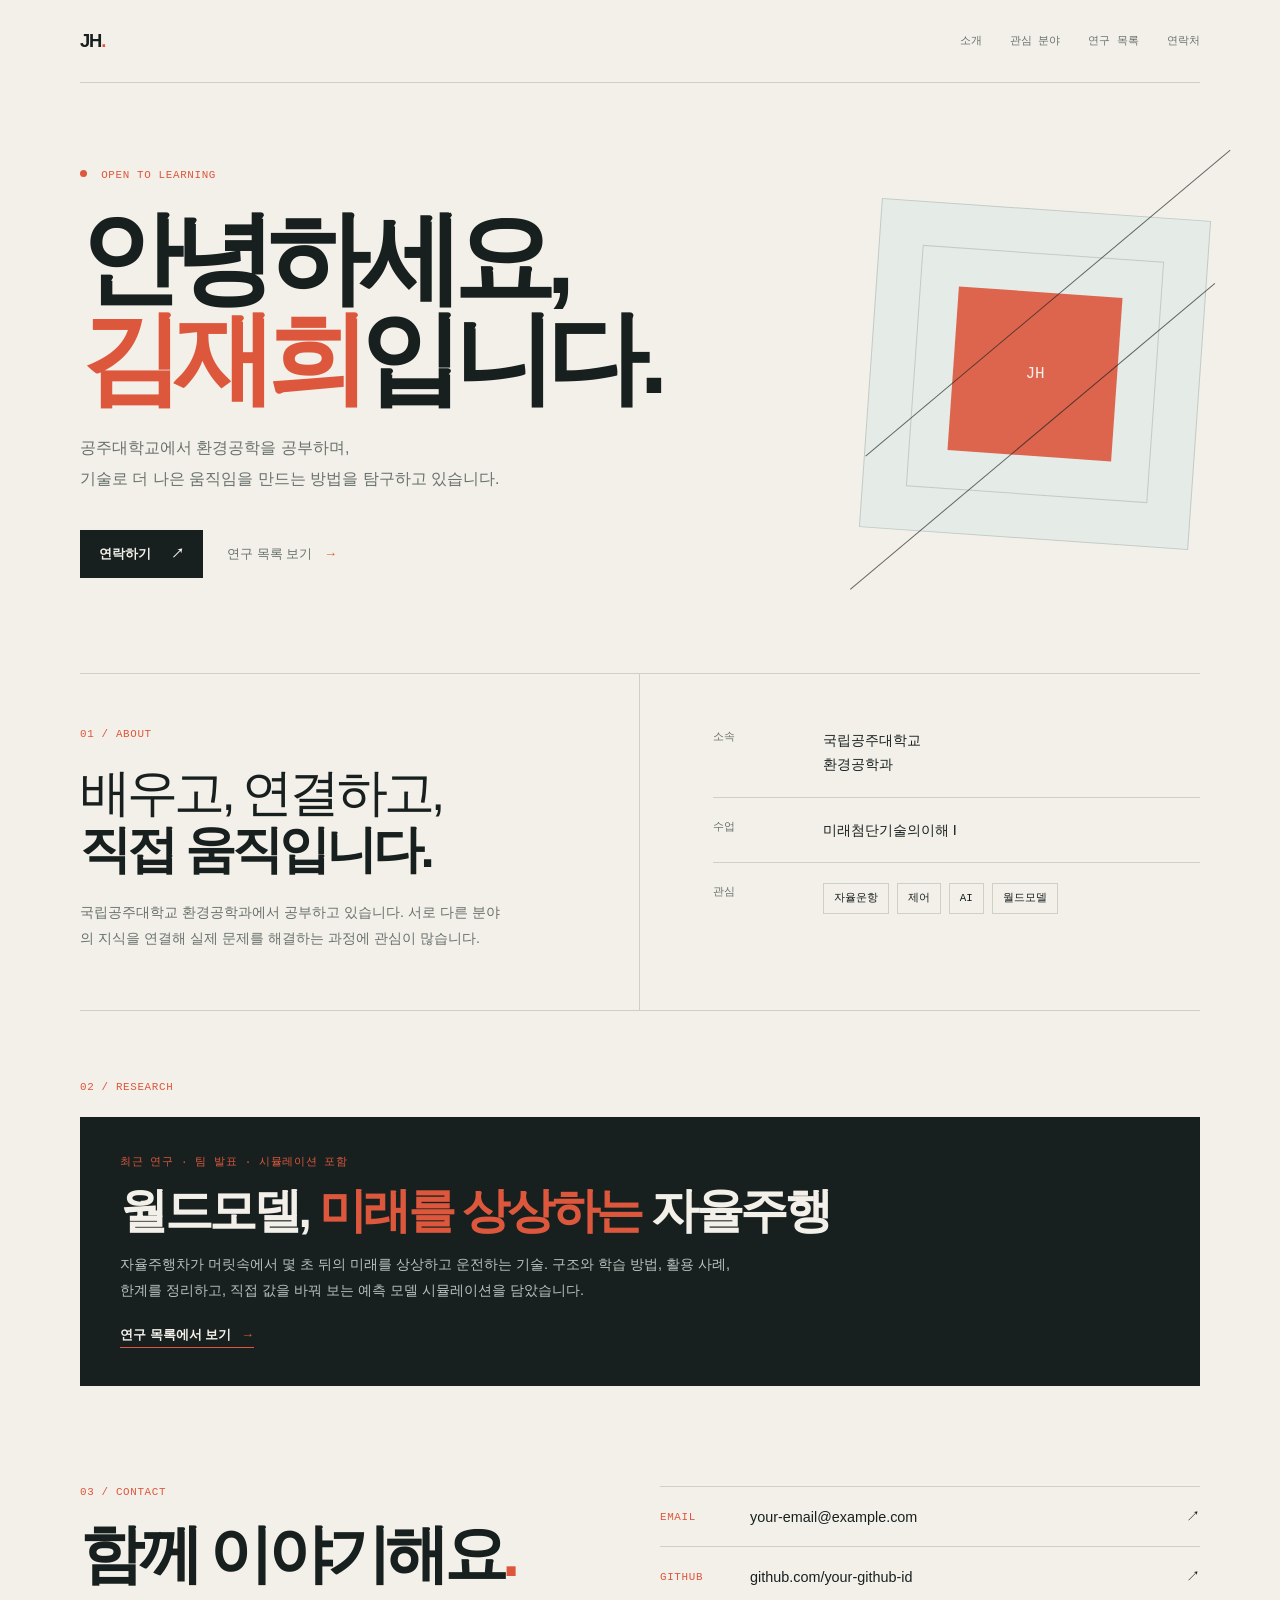
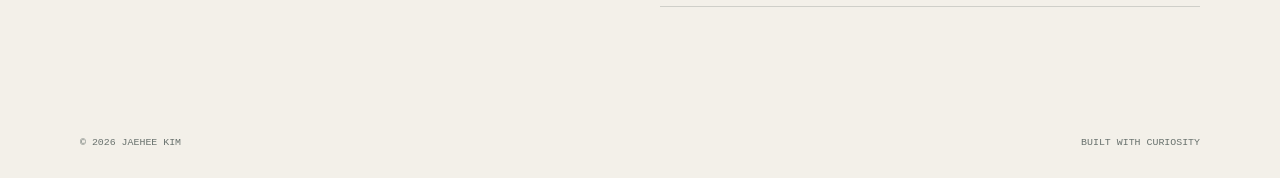
<file: index.html>
<!doctype html>
<html lang="ko">
<head>
  <meta charset="utf-8">
  <meta name="viewport" content="width=device-width, initial-scale=1">
  <meta name="description" content="김재희의 개인 소개 페이지">
  <title>김재희 | 개인 소개</title>
  <link rel="stylesheet" href="styles.css?v=3">
</head>
<body>
  <main class="page-shell">
    <nav class="topbar" aria-label="페이지 메뉴">
      <a class="brand" href="#top">JH<span>.</span></a>
      <div class="nav-links">
        <a href="#about">소개</a>
        <a href="#interests">관심 분야</a>
        <a href="research.html">연구 목록</a>
        <a href="#contact">연락처</a>
      </div>
    </nav>

    <section class="hero" id="top">
      <div class="hero-copy">
        <p class="eyebrow"><span class="status-dot"></span> OPEN TO LEARNING</p>
        <h1>안녕하세요,<br><em>김재희</em>입니다.</h1>
        <p class="intro">공주대학교에서 환경공학을 공부하며,<br>기술로 더 나은 움직임을 만드는 방법을 탐구하고 있습니다.</p>
        <div class="hero-actions">
          <a class="button button-primary" href="#contact">연락하기 <span aria-hidden="true">↗</span></a>
          <a class="text-link" href="research.html">연구 목록 보기 <span aria-hidden="true">→</span></a>
                  </div>
      </div>
      <div class="hero-mark" aria-hidden="true">
        <span class="mark-line line-one"></span>
        <span class="mark-line line-two"></span>
        <span class="mark-core">JH</span>
      </div>
    </section>

    <section class="info-grid" id="about">
      <article class="info-panel about-panel">
        <p class="section-label">01 / ABOUT</p>
        <h2>배우고, 연결하고,<br><strong>직접 움직입니다.</strong></h2>
        <p>국립공주대학교 환경공학과에서 공부하고 있습니다. 서로 다른 분야의 지식을 연결해 실제 문제를 해결하는 과정에 관심이 많습니다.</p>
      </article>

      <article class="info-panel detail-panel" id="interests">
        <div class="detail-row">
          <span class="detail-label">소속</span>
          <span>국립공주대학교<br>환경공학과</span>
        </div>
        <div class="detail-row">
          <span class="detail-label">수업</span>
          <span>미래첨단기술의이해 I</span>
        </div>
        <div class="detail-row interest-row">
          <span class="detail-label">관심</span>
          <div class="tag-list">
            <span class="tag">자율운항</span>
            <span class="tag">제어</span>
            <span class="tag">AI</span>
            <span class="tag">월드모델</span>
          </div>
        </div>
      </article>
    </section>

    <section class="talk-section" id="talk">
      <p class="section-label">02 / RESEARCH</p>
      <a class="talk-card" href="research.html">
        <span class="talk-meta">최근 연구 · 팀 발표 · 시뮬레이션 포함</span>
        <span class="talk-title">월드모델, <em>미래를 상상하는</em> 자율주행</span>
        <span class="talk-desc">자율주행차가 머릿속에서 몇 초 뒤의 미래를 상상하고 운전하는 기술. 구조와 학습 방법, 활용 사례, 한계를 정리하고, 직접 값을 바꿔 보는 예측 모델 시뮬레이션을 담았습니다.</span>
        <span class="talk-go">연구 목록에서 보기 <span aria-hidden="true">→</span></span>
      </a>
    </section>

    <section class="contact-section" id="contact">
      <div>
        <p class="section-label">03 / CONTACT</p>
        <h2>함께 이야기해요<span>.</span></h2>
      </div>
      <div class="contact-links">
        <!-- 아래 두 링크의 href와 표시 글자를 본인의 정보로 바꿔주세요. -->
        <a class="contact-link" href="mailto:your-email@example.com">
          <span class="contact-type">EMAIL</span>
          <span>your-email@example.com</span>
          <span class="arrow" aria-hidden="true">↗</span>
        </a>
        <a class="contact-link" href="https://github.com/your-github-id" target="_blank" rel="noreferrer">
          <span class="contact-type">GITHUB</span>
          <span>github.com/your-github-id</span>
          <span class="arrow" aria-hidden="true">↗</span>
        </a>
      </div>
    </section>

    <footer>
      <span>© 2026 JAEHEE KIM</span>
      <span>BUILT WITH CURIOSITY</span>
    </footer>
  </main>
</body>
</html>
</file>
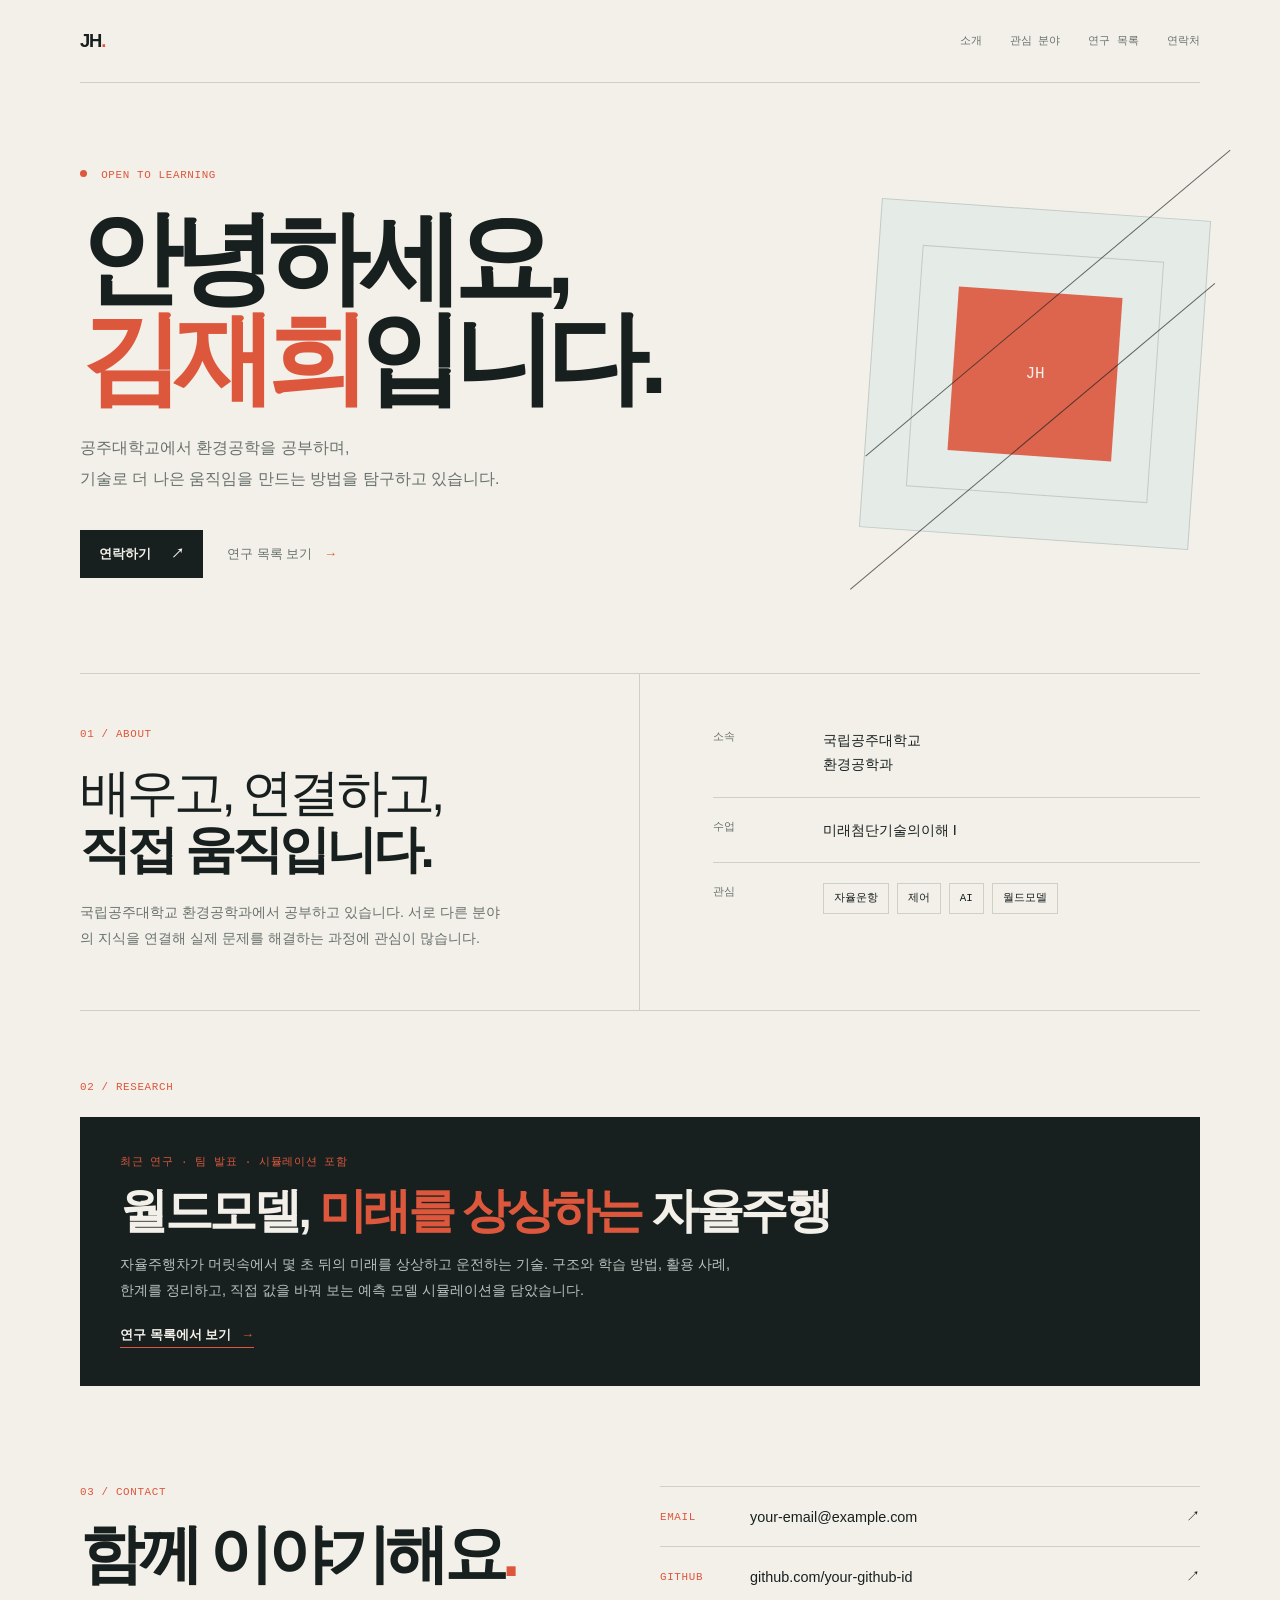
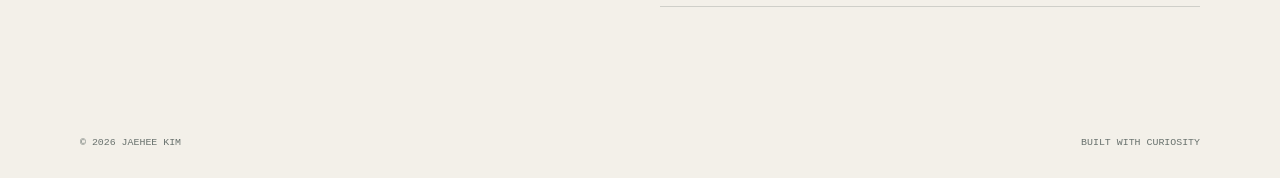
<file: about.html>
<!doctype html>
<html lang="ko">
<head>
  <meta charset="utf-8">
  <title>김재희 | 개인 소개</title>
  <link rel="canonical" href="https://goodmanson15-ship-it.github.io/">
  <meta http-equiv="refresh" content="0; url=./">
  <script>location.replace('./' + location.hash);</script>
</head>
<body>
  <p>소개 페이지가 이동했습니다: <a href="./">goodmanson15-ship-it.github.io</a></p>
</body>
</html>
</file>
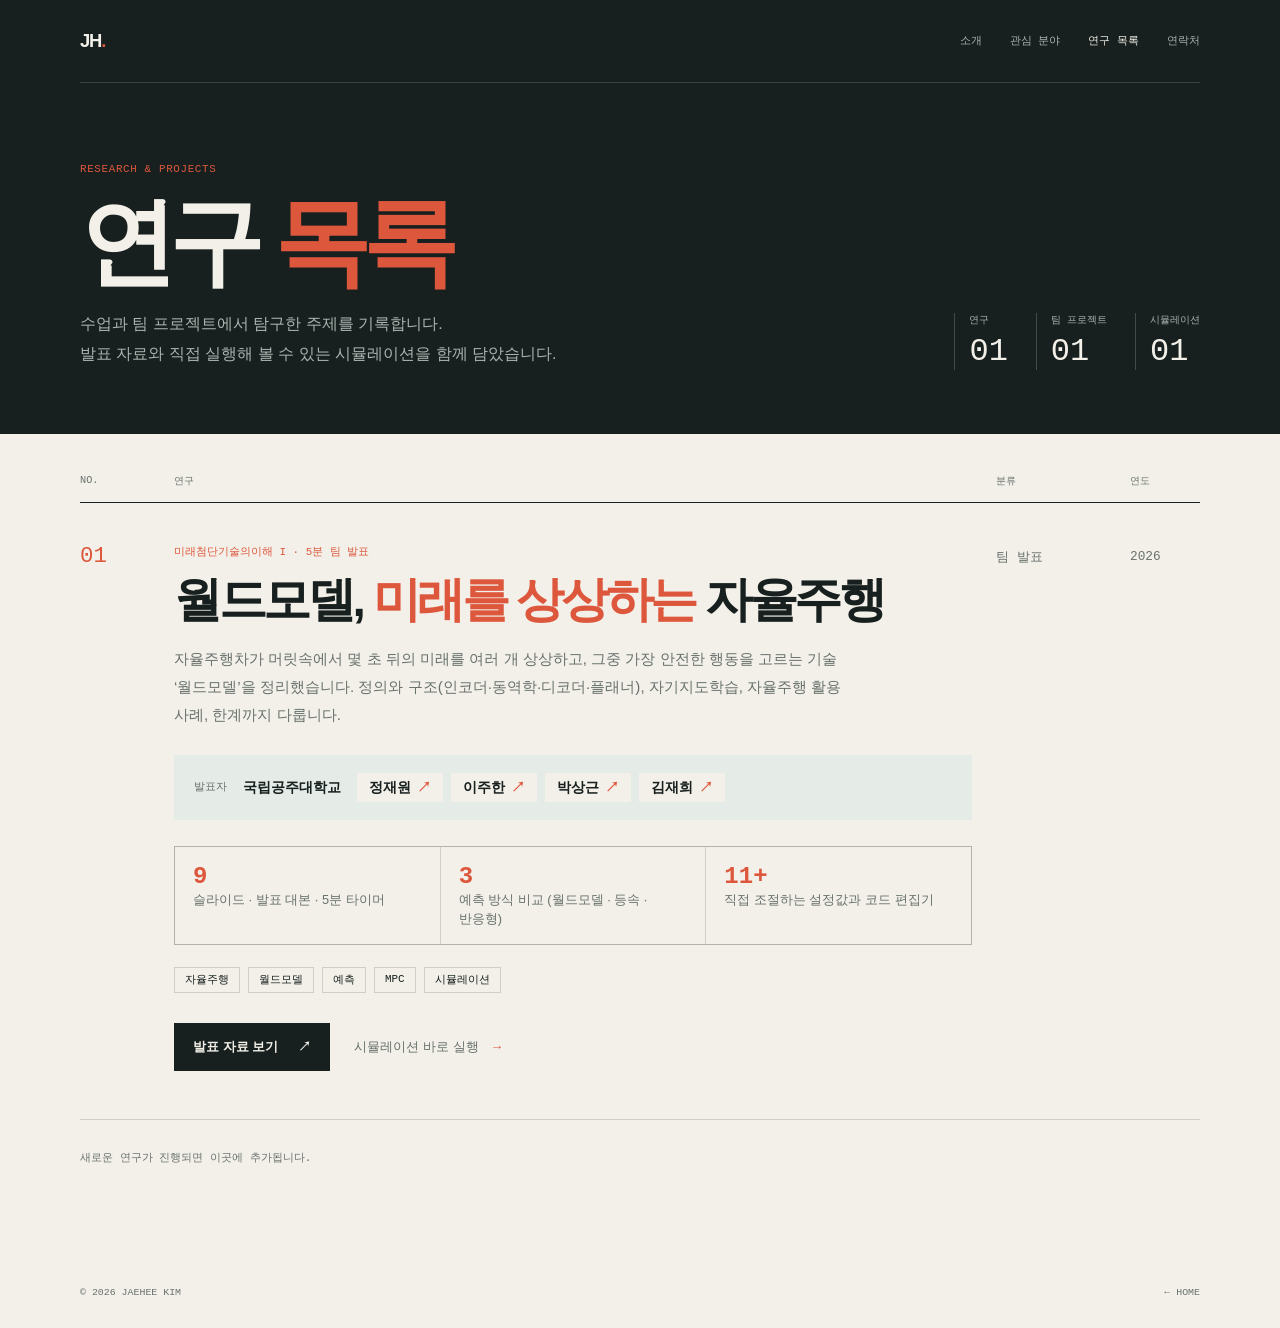
<file: research.html>
<!doctype html>
<html lang="ko">
<head>
  <meta charset="utf-8">
  <meta name="viewport" content="width=device-width, initial-scale=1">
  <meta name="description" content="김재희의 연구 목록 — 발표, 프로젝트, 시뮬레이션">
  <title>연구 목록 | 김재희</title>
  <link rel="stylesheet" href="styles.css?v=3">
  <link rel="stylesheet" href="research.css?v=2">
</head>
<body class="research">
  <header class="rs-head">
    <div class="page-shell">
      <nav class="topbar rs-topbar" aria-label="페이지 메뉴">
        <a class="brand" href="index.html">JH<span>.</span></a>
        <div class="nav-links">
          <a href="index.html#about">소개</a>
          <a href="index.html#interests">관심 분야</a>
          <a href="research.html" aria-current="page">연구 목록</a>
          <a href="index.html#contact">연락처</a>
        </div>
      </nav>
      <div class="rs-hero">
        <p class="eyebrow">RESEARCH &amp; PROJECTS</p>
        <h1>연구 <em>목록</em></h1>
        <p class="rs-intro">수업과 팀 프로젝트에서 탐구한 주제를 기록합니다.<br>발표 자료와 직접 실행해 볼 수 있는 시뮬레이션을 함께 담았습니다.</p>
        <dl class="rs-counts">
          <div><dt>연구</dt><dd>01</dd></div>
          <div><dt>팀 프로젝트</dt><dd>01</dd></div>
          <div><dt>시뮬레이션</dt><dd>01</dd></div>
        </dl>
      </div>
    </div>
  </header>

  <main class="page-shell">
    <div class="rs-list-head">
      <span>NO.</span>
      <span>연구</span>
      <span>분류</span>
      <span>연도</span>
    </div>

    <article class="rs-item" id="world-model">
      <span class="rs-no">01</span>
      <div class="rs-body">
        <p class="rs-course">미래첨단기술의이해 I · 5분 팀 발표</p>
        <h2><a href="worldmodel.html">월드모델, <em>미래를 상상하는</em> 자율주행</a></h2>
        <p class="rs-desc">자율주행차가 머릿속에서 몇 초 뒤의 미래를 여러 개 상상하고, 그중 가장 안전한 행동을 고르는 기술 ‘월드모델’을 정리했습니다. 정의와 구조(인코더·동역학·디코더·플래너), 자기지도학습, 자율주행 활용 사례, 한계까지 다룹니다.</p>

        <div class="rs-team">
          <span class="rs-label">발표자</span>
          <span class="rs-org">국립공주대학교</span>
          <ul>
            <li><a href="https://jaewon1116.github.io/" target="_blank" rel="noopener" title="정재원 홈페이지">정재원 <span aria-hidden="true">↗</span></a></li>
            <li><a href="https://apdkfl1590-arch.github.io" target="_blank" rel="noopener" title="이주한 홈페이지">이주한 <span aria-hidden="true">↗</span></a></li>
            <li><a href="https://sanggeunpark1602-maker.github.io/sgpark.github.io/" target="_blank" rel="noopener" title="박상근 홈페이지">박상근 <span aria-hidden="true">↗</span></a></li>
            <li><a href="index.html" title="김재희 홈페이지">김재희 <span aria-hidden="true">↗</span></a></li>
          </ul>
        </div>

        <div class="rs-highlights">
          <div><strong>9</strong><span>슬라이드 · 발표 대본 · 5분 타이머</span></div>
          <div><strong>3</strong><span>예측 방식 비교 (월드모델 · 등속 · 반응형)</span></div>
          <div><strong>11+</strong><span>직접 조절하는 설정값과 코드 편집기</span></div>
        </div>

        <div class="tag-list">
          <span class="tag">자율주행</span>
          <span class="tag">월드모델</span>
          <span class="tag">예측</span>
          <span class="tag">MPC</span>
          <span class="tag">시뮬레이션</span>
        </div>

        <div class="rs-actions">
          <a class="button button-primary" href="worldmodel.html">발표 자료 보기 <span aria-hidden="true">↗</span></a>
          <a class="text-link" href="worldmodel.html#s7">시뮬레이션 바로 실행 <span aria-hidden="true">→</span></a>
        </div>
      </div>
      <span class="rs-type">팀 발표</span>
      <span class="rs-year">2026</span>
    </article>

    <p class="rs-more">새로운 연구가 진행되면 이곳에 추가됩니다.</p>

    <footer>
      <span>© 2026 JAEHEE KIM</span>
      <a href="index.html">← HOME</a>
    </footer>
  </main>
</body>
</html>
</file>
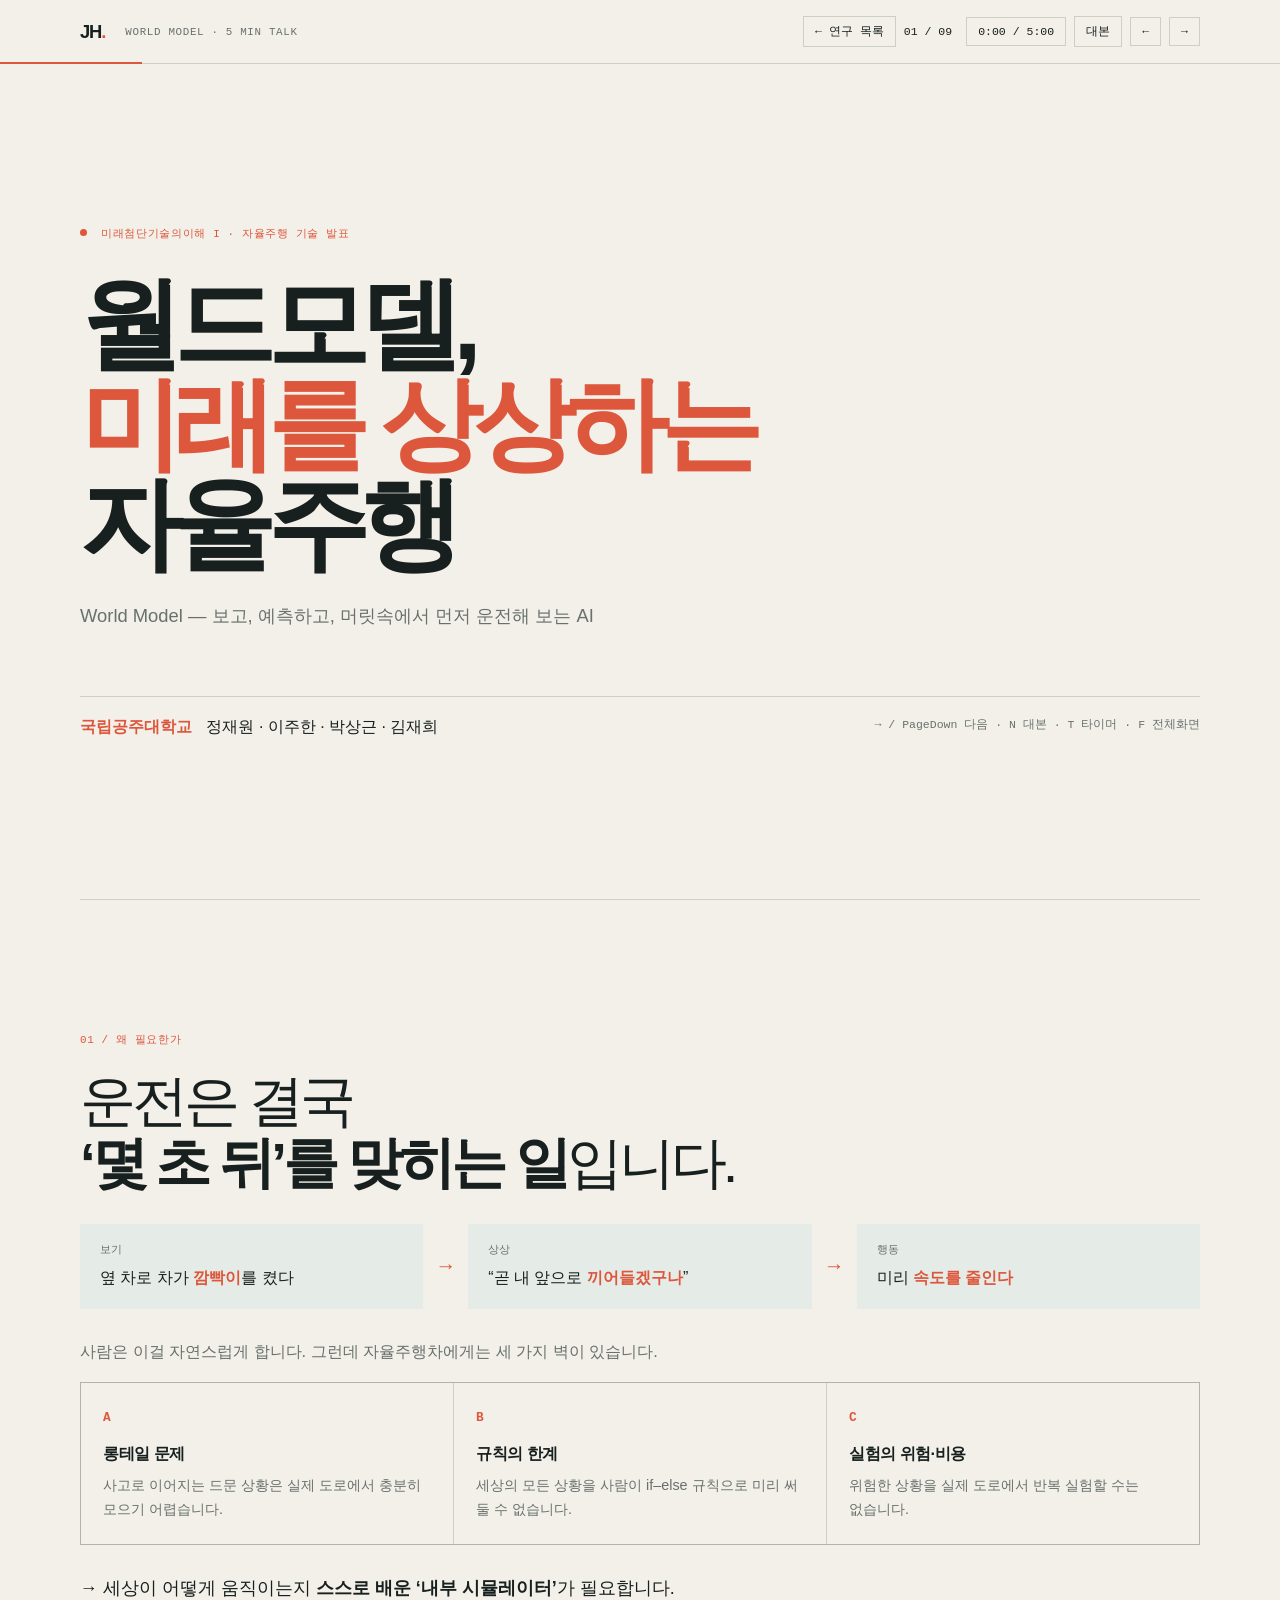
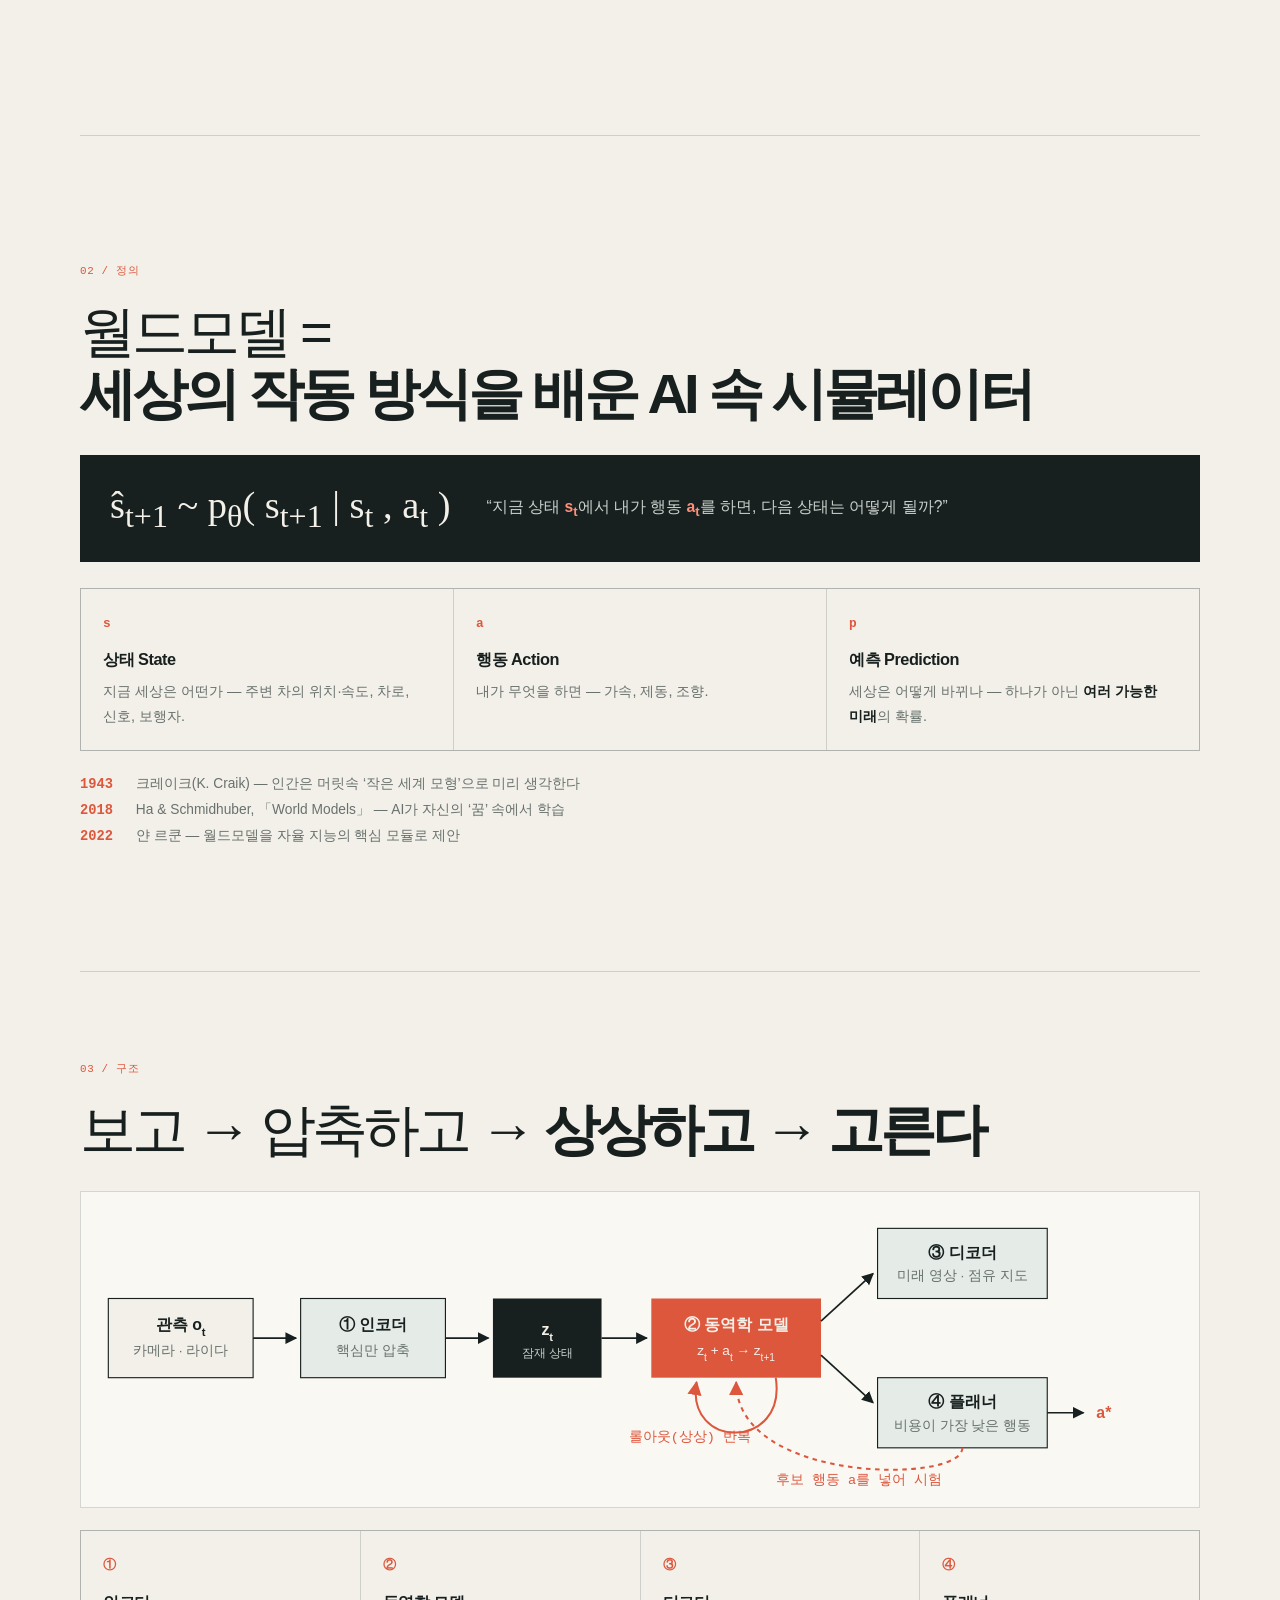
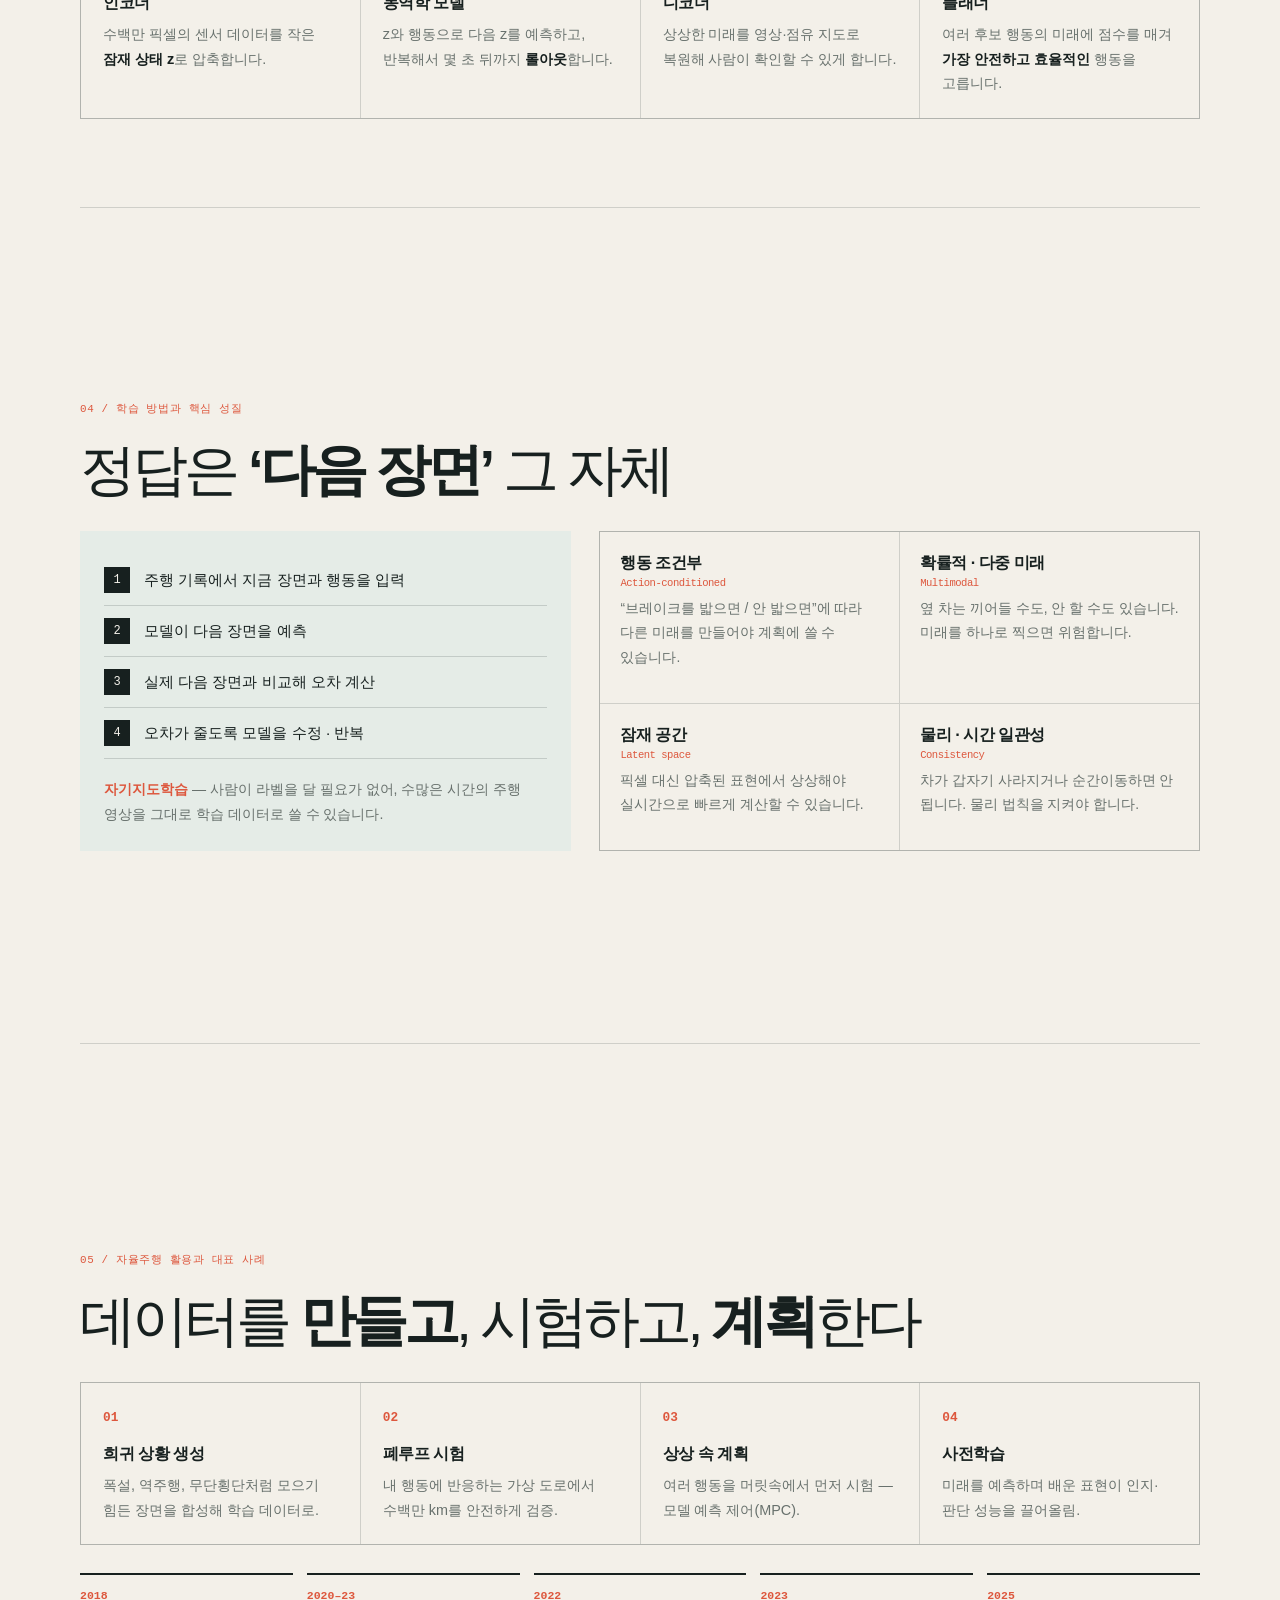
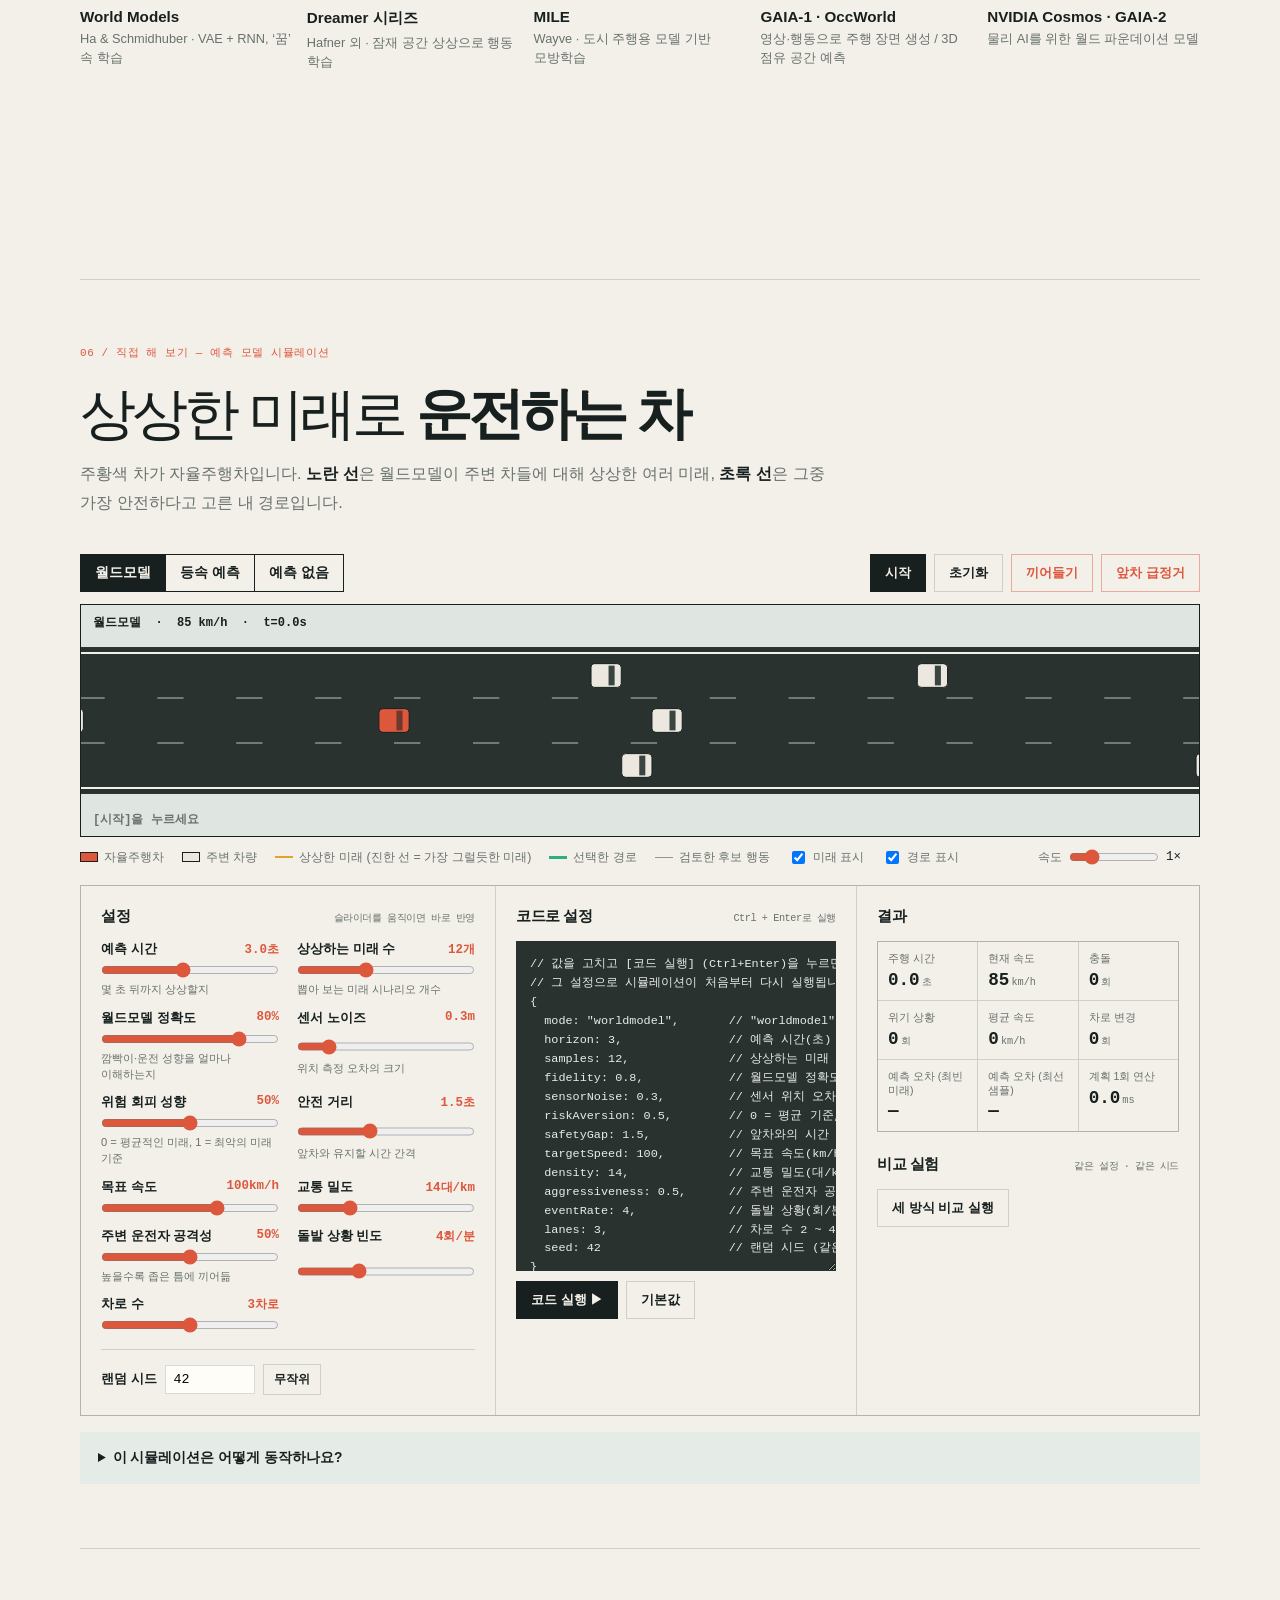
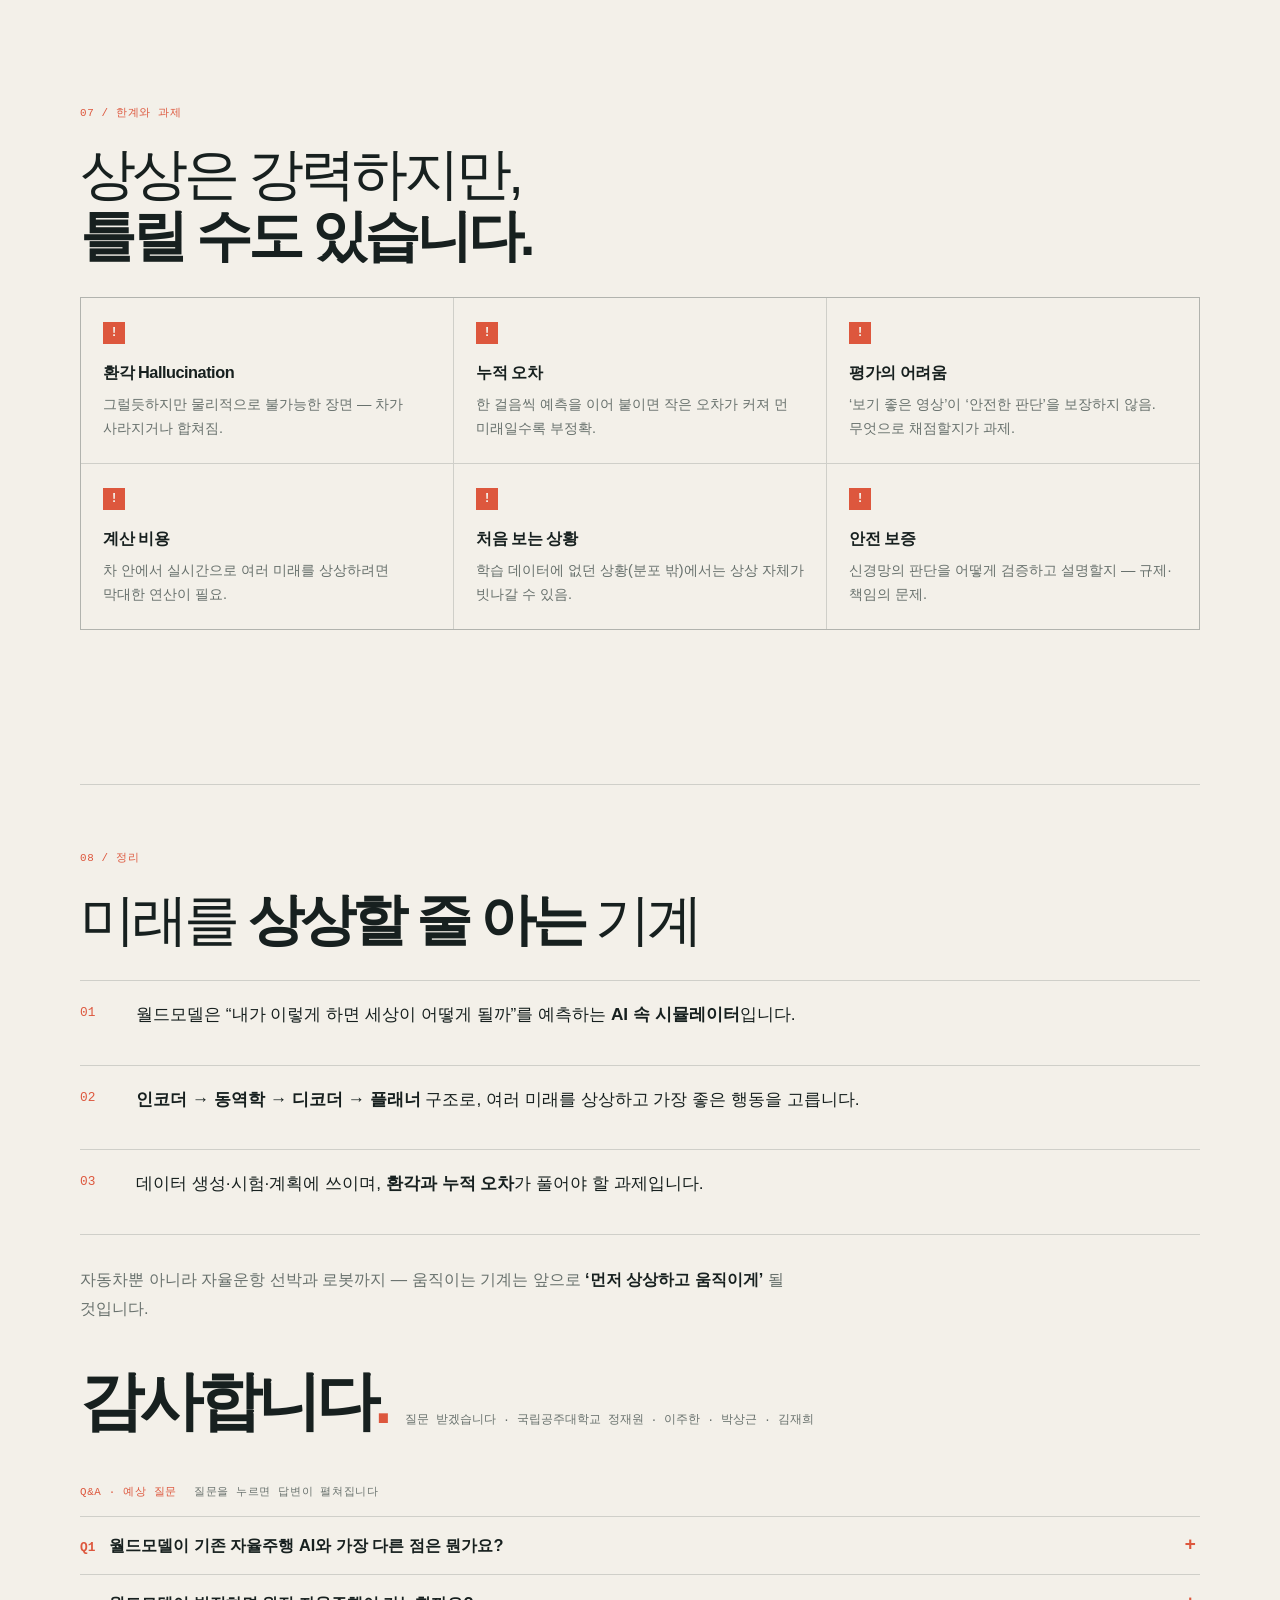
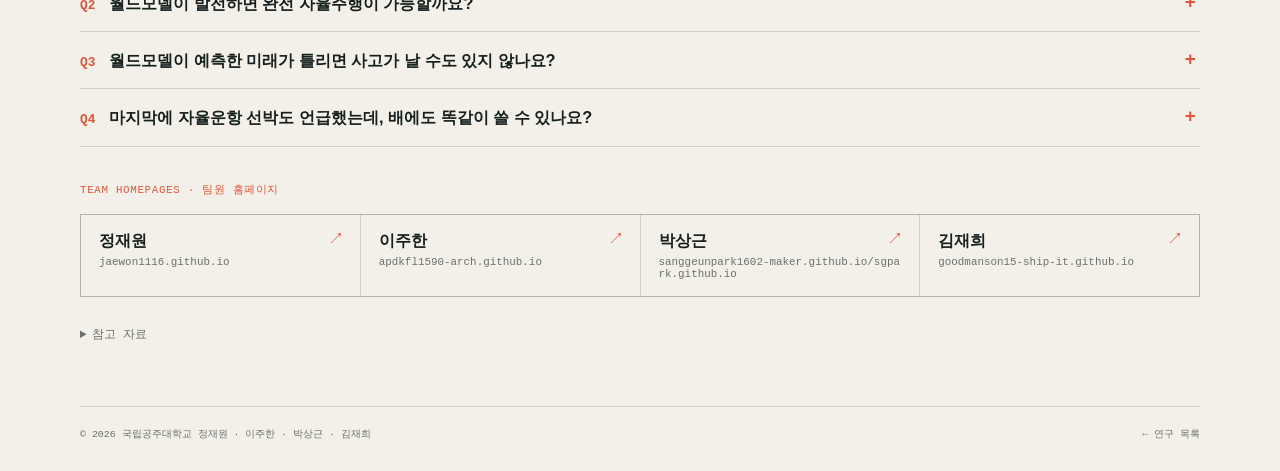
<file: worldmodel.html>
<!doctype html>
<html lang="ko">
<head>
  <meta charset="utf-8">
  <meta name="viewport" content="width=device-width, initial-scale=1">
  <meta name="description" content="자율주행의 월드모델 기술 5분 발표와 예측 모델 시뮬레이션 — 국립공주대학교 정재원, 이주한, 박상근, 김재희">
  <title>월드모델 발표 | 공주대학교 팀</title>
  <link rel="stylesheet" href="styles.css?v=3">
  <link rel="stylesheet" href="worldmodel.css?v=5">
</head>
<body class="deck">
  <header class="deck-bar">
    <a class="brand" href="index.html" title="김재희 홈으로">JH<span>.</span></a>
    <span class="deck-title">WORLD MODEL · 5 MIN TALK</span>
    <div class="deck-tools">
      <a class="deck-btn deck-about" href="research.html">← 연구 목록</a>
      <span class="deck-count" id="deck-count">01 / 09</span>
      <button class="deck-btn" id="deck-timer" type="button" title="발표 타이머 (T)"><span id="deck-time">0:00</span> / 5:00</button>
      <button class="deck-btn" id="deck-notes" type="button" aria-pressed="false" title="발표 대본 보기 (N)">대본</button>
      <button class="deck-btn deck-arrow" id="deck-prev" type="button" aria-label="이전 슬라이드">←</button>
      <button class="deck-btn deck-arrow" id="deck-next" type="button" aria-label="다음 슬라이드">→</button>
    </div>
    <span class="deck-progress" aria-hidden="true"><i id="deck-progress"></i></span>
  </header>

  <main class="page-shell deck-shell">

    <!-- 01 표지 -->
    <section class="slide slide-title" id="s1" data-start="0">
      <p class="eyebrow"><span class="status-dot"></span> 미래첨단기술의이해 I · 자율주행 기술 발표</p>
      <h1>월드모델,<br><em>미래를 상상하는</em><br>자율주행</h1>
      <p class="intro">World Model — 보고, 예측하고, 머릿속에서 먼저 운전해 보는 AI</p>
      <div class="title-meta">
        <span class="team"><b>국립공주대학교</b> 정재원 · 이주한 · 박상근 · 김재희</span>
        <span class="wm-muted">→ / PageDown 다음 · N 대본 · T 타이머 · F 전체화면</span>
      </div>
      <aside class="notes"><b>0:00 – 0:20</b>안녕하세요, 저희는 공주대학교 정재원, 이주한, 박상근, 김재희 팀입니다. 오늘은 자율주행에서 요즘 가장 주목받는 기술인 ‘월드모델’을 소개하겠습니다. 한마디로, 자동차가 머릿속에서 몇 초 뒤의 미래를 상상해 보고 운전하게 만드는 기술입니다.</aside>
    </section>

    <!-- 02 문제 -->
    <section class="slide" id="s2" data-start="20">
      <p class="section-label">01 / 왜 필요한가</p>
      <h2>운전은 결국<br><strong>‘몇 초 뒤’를 맞히는 일</strong>입니다.</h2>
      <div class="scene">
        <div class="scene-step"><span class="scene-k">보기</span>옆 차로 차가 <b>깜빡이</b>를 켰다</div>
        <span class="scene-arrow" aria-hidden="true">→</span>
        <div class="scene-step"><span class="scene-k">상상</span>“곧 내 앞으로 <b>끼어들겠구나</b>”</div>
        <span class="scene-arrow" aria-hidden="true">→</span>
        <div class="scene-step"><span class="scene-k">행동</span>미리 <b>속도를 줄인다</b></div>
      </div>
      <p class="lead">사람은 이걸 자연스럽게 합니다. 그런데 자율주행차에게는 세 가지 벽이 있습니다.</p>
      <div class="cards cards-3">
        <article class="card"><span class="card-n">A</span><h3>롱테일 문제</h3><p>사고로 이어지는 드문 상황은 실제 도로에서 충분히 모으기 어렵습니다.</p></article>
        <article class="card"><span class="card-n">B</span><h3>규칙의 한계</h3><p>세상의 모든 상황을 사람이 if–else 규칙으로 미리 써 둘 수 없습니다.</p></article>
        <article class="card"><span class="card-n">C</span><h3>실험의 위험·비용</h3><p>위험한 상황을 실제 도로에서 반복 실험할 수는 없습니다.</p></article>
      </div>
      <p class="takeaway">→ 세상이 어떻게 움직이는지 <b>스스로 배운 ‘내부 시뮬레이터’</b>가 필요합니다.</p>
      <aside class="notes"><b>0:20 – 0:55</b>운전은 결국 몇 초 뒤를 맞히는 일입니다. 옆 차가 깜빡이를 켜면 우리는 ‘끼어들겠구나’ 상상하고 미리 속도를 줄이죠. 하지만 자율주행차에는 벽이 있습니다. 사고 직전 같은 드문 상황은 데이터가 부족하고, 모든 상황을 규칙으로 쓸 수도 없고, 위험한 실험을 도로에서 반복할 수도 없습니다. 그래서 세상의 작동 방식을 스스로 배운 ‘내부 시뮬레이터’, 즉 월드모델이 필요합니다.</aside>
    </section>

    <!-- 03 정의 -->
    <section class="slide" id="s3" data-start="55">
      <p class="section-label">02 / 정의</p>
      <h2>월드모델 =<br><strong>세상의 작동 방식을 배운 AI 속 시뮬레이터</strong></h2>
      <div class="formula" role="img" aria-label="다음 상태는 현재 상태와 행동이 주어졌을 때의 확률분포에서 나온다">
        <span class="f-main">ŝ<sub>t+1</sub> ~ p<sub>θ</sub>( s<sub>t+1</sub> | s<sub>t</sub> , a<sub>t</sub> )</span>
        <span class="f-read">“지금 상태 <b>s<sub>t</sub></b>에서 내가 행동 <b>a<sub>t</sub></b>를 하면, 다음 상태는 어떻게 될까?”</span>
      </div>
      <div class="cards cards-3">
        <article class="card"><span class="card-n">s</span><h3>상태 State</h3><p>지금 세상은 어떤가 — 주변 차의 위치·속도, 차로, 신호, 보행자.</p></article>
        <article class="card"><span class="card-n">a</span><h3>행동 Action</h3><p>내가 무엇을 하면 — 가속, 제동, 조향.</p></article>
        <article class="card"><span class="card-n">p</span><h3>예측 Prediction</h3><p>세상은 어떻게 바뀌나 — 하나가 아닌 <b>여러 가능한 미래</b>의 확률.</p></article>
      </div>
      <div class="history">
        <span><b>1943</b> 크레이크(K. Craik) — 인간은 머릿속 ‘작은 세계 모형’으로 미리 생각한다</span>
        <span><b>2018</b> Ha &amp; Schmidhuber, 「World Models」 — AI가 자신의 ‘꿈’ 속에서 학습</span>
        <span><b>2022</b> 얀 르쿤 — 월드모델을 자율 지능의 핵심 모듈로 제안</span>
      </div>
      <aside class="notes"><b>0:55 – 1:35</b>월드모델은 한 문장으로 ‘세상의 작동 방식을 배운 AI 속 시뮬레이터’입니다. 수식으로는, 지금 상태 s와 내 행동 a가 주어졌을 때 다음 상태의 확률을 예측하는 함수입니다. 여기서 중요한 건 미래를 하나로 찍지 않고 여러 가능성을 확률로 본다는 점입니다. 이 아이디어는 사람이 머릿속 모형으로 생각한다는 1943년 심리학 개념에서 출발했고, 2018년 ‘World Models’ 논문에서 AI가 자기 꿈속에서 학습하는 모습을 보여 주며 주목받았습니다.</aside>
    </section>

    <!-- 04 구조 -->
    <section class="slide" id="s4" data-start="95">
      <p class="section-label">03 / 구조</p>
      <h2>보고 → 압축하고 → <strong>상상하고 → 고른다</strong></h2>
      <figure class="arch">
        <svg viewBox="0 0 960 250" role="img" aria-labelledby="arch-t">
          <title id="arch-t">월드모델 구조: 관측이 인코더를 거쳐 잠재 상태가 되고, 동역학 모델이 행동과 함께 미래 잠재 상태를 반복 예측하며, 디코더가 미래 장면을 복원하고, 플래너가 최선의 행동을 고른다.</title>
          <defs>
            <marker id="ah" viewBox="0 0 10 10" refX="9" refY="5" markerWidth="7" markerHeight="7" orient="auto-start-reverse"><path d="M0 0 L10 5 L0 10 z" fill="#17201f"/></marker>
            <marker id="ah2" viewBox="0 0 10 10" refX="9" refY="5" markerWidth="7" markerHeight="7" orient="auto-start-reverse"><path d="M0 0 L10 5 L0 10 z" fill="#dd573d"/></marker>
          </defs>
          <g font-family="Trebuchet MS, Malgun Gothic, sans-serif" font-size="14" fill="#17201f">
            <rect x="10" y="80" width="128" height="70" fill="#f3f0e9" stroke="#17201f"/>
            <text x="74" y="108" text-anchor="middle" font-weight="700">관측 o<tspan baseline-shift="sub" font-size="10">t</tspan></text>
            <text x="74" y="130" text-anchor="middle" font-size="12" fill="#68716d">카메라 · 라이다</text>

            <rect x="180" y="80" width="128" height="70" fill="#e5ece7" stroke="#17201f"/>
            <text x="244" y="108" text-anchor="middle" font-weight="700">① 인코더</text>
            <text x="244" y="130" text-anchor="middle" font-size="12" fill="#68716d">핵심만 압축</text>

            <rect x="350" y="80" width="96" height="70" fill="#17201f"/>
            <text x="398" y="112" text-anchor="middle" font-weight="700" fill="#f3f0e9">z<tspan baseline-shift="sub" font-size="10">t</tspan></text>
            <text x="398" y="132" text-anchor="middle" font-size="11" fill="#c9cfcb">잠재 상태</text>

            <rect x="490" y="80" width="150" height="70" fill="#dd573d"/>
            <text x="565" y="108" text-anchor="middle" font-weight="700" fill="#f3f0e9">② 동역학 모델</text>
            <text x="565" y="130" text-anchor="middle" font-size="12" fill="#f3f0e9">z<tspan baseline-shift="sub" font-size="9">t</tspan> + a<tspan baseline-shift="sub" font-size="9">t</tspan> → z<tspan baseline-shift="sub" font-size="9">t+1</tspan></text>

            <rect x="690" y="18" width="150" height="62" fill="#e5ece7" stroke="#17201f"/>
            <text x="765" y="44" text-anchor="middle" font-weight="700">③ 디코더</text>
            <text x="765" y="64" text-anchor="middle" font-size="12" fill="#68716d">미래 영상 · 점유 지도</text>

            <rect x="690" y="150" width="150" height="62" fill="#e5ece7" stroke="#17201f"/>
            <text x="765" y="176" text-anchor="middle" font-weight="700">④ 플래너</text>
            <text x="765" y="196" text-anchor="middle" font-size="12" fill="#68716d">비용이 가장 낮은 행동</text>

            <text x="890" y="186" text-anchor="middle" font-weight="700" fill="#dd573d">a*</text>
          </g>
          <g stroke="#17201f" stroke-width="1.5" fill="none">
            <path d="M138 115 H176" marker-end="url(#ah)"/>
            <path d="M308 115 H346" marker-end="url(#ah)"/>
            <path d="M446 115 H486" marker-end="url(#ah)"/>
            <path d="M640 100 L686 58" marker-end="url(#ah)"/>
            <path d="M640 130 L686 172" marker-end="url(#ah)"/>
            <path d="M840 181 H872" marker-end="url(#ah)"/>
          </g>
          <g stroke="#dd573d" stroke-width="1.8" fill="none">
            <path d="M600 150 C 610 214, 520 214, 530 154" marker-end="url(#ah2)"/>
            <path d="M765 212 C 765 244, 565 244, 565 154" stroke-dasharray="4 4" marker-end="url(#ah2)"/>
          </g>
          <g font-family="Courier New, monospace" font-size="12" fill="#dd573d">
            <text x="470" y="206">롤아웃(상상) 반복</text>
            <text x="600" y="244">후보 행동 a를 넣어 시험</text>
          </g>
        </svg>
      </figure>
      <div class="cards cards-4">
        <article class="card"><span class="card-n">①</span><h3>인코더</h3><p>수백만 픽셀의 센서 데이터를 작은 <b>잠재 상태 z</b>로 압축합니다.</p></article>
        <article class="card"><span class="card-n">②</span><h3>동역학 모델</h3><p>z와 행동으로 다음 z를 예측하고, 반복해서 몇 초 뒤까지 <b>롤아웃</b>합니다.</p></article>
        <article class="card"><span class="card-n">③</span><h3>디코더</h3><p>상상한 미래를 영상·점유 지도로 복원해 사람이 확인할 수 있게 합니다.</p></article>
        <article class="card"><span class="card-n">④</span><h3>플래너</h3><p>여러 후보 행동의 미래에 점수를 매겨 <b>가장 안전하고 효율적인</b> 행동을 고릅니다.</p></article>
      </div>
      <aside class="notes"><b>1:35 – 2:15</b>구조는 네 부분입니다. 먼저 인코더가 카메라와 라이다의 방대한 데이터를 핵심만 담은 잠재 상태로 압축합니다. 다음으로 월드모델의 심장인 동역학 모델이 ‘이 상태에서 이 행동을 하면’ 다음 상태를 예측하고, 이걸 반복해서 몇 초 뒤까지 상상합니다. 디코더는 그 상상을 영상이나 지도로 바꿔 사람이 볼 수 있게 하고, 마지막으로 플래너가 여러 후보 행동을 상상 속에서 시험해 가장 좋은 행동을 고릅니다.</aside>
    </section>

    <!-- 05 학습 -->
    <section class="slide" id="s5" data-start="135">
      <p class="section-label">04 / 학습 방법과 핵심 성질</p>
      <h2>정답은 <strong>‘다음 장면’</strong> 그 자체</h2>
      <div class="split">
        <div class="loop">
          <div class="loop-step"><span>1</span>주행 기록에서 지금 장면과 행동을 입력</div>
          <div class="loop-step"><span>2</span>모델이 다음 장면을 예측</div>
          <div class="loop-step"><span>3</span>실제 다음 장면과 비교해 오차 계산</div>
          <div class="loop-step"><span>4</span>오차가 줄도록 모델을 수정 · 반복</div>
          <p class="loop-note"><b>자기지도학습</b> — 사람이 라벨을 달 필요가 없어, 수많은 시간의 주행 영상을 그대로 학습 데이터로 쓸 수 있습니다.</p>
        </div>
        <div class="props">
          <div class="prop"><h3>행동 조건부 <small>Action-conditioned</small></h3><p>“브레이크를 밟으면 / 안 밟으면”에 따라 다른 미래를 만들어야 계획에 쓸 수 있습니다.</p></div>
          <div class="prop"><h3>확률적 · 다중 미래 <small>Multimodal</small></h3><p>옆 차는 끼어들 수도, 안 할 수도 있습니다. 미래를 하나로 찍으면 위험합니다.</p></div>
          <div class="prop"><h3>잠재 공간 <small>Latent space</small></h3><p>픽셀 대신 압축된 표현에서 상상해야 실시간으로 빠르게 계산할 수 있습니다.</p></div>
          <div class="prop"><h3>물리 · 시간 일관성 <small>Consistency</small></h3><p>차가 갑자기 사라지거나 순간이동하면 안 됩니다. 물리 법칙을 지켜야 합니다.</p></div>
        </div>
      </div>
      <aside class="notes"><b>2:15 – 2:45</b>학습 방법이 이 기술의 강점입니다. 정답이 ‘다음 장면’ 그 자체라서 사람이 라벨을 달 필요가 없습니다. 주행 기록만 있으면 스스로 배우는 자기지도학습이죠. 좋은 월드모델은 네 가지 성질이 필요합니다. 내 행동에 따라 다른 미래를 만들 것, 미래를 하나가 아니라 여러 개로 볼 것, 압축된 공간에서 빠르게 상상할 것, 그리고 물리 법칙을 지킬 것입니다.</aside>
    </section>

    <!-- 06 활용과 사례 -->
    <section class="slide" id="s6" data-start="165">
      <p class="section-label">05 / 자율주행 활용과 대표 사례</p>
      <h2>데이터를 <strong>만들고</strong>, 시험하고, <strong>계획</strong>한다</h2>
      <div class="cards cards-4">
        <article class="card"><span class="card-n">01</span><h3>희귀 상황 생성</h3><p>폭설, 역주행, 무단횡단처럼 모으기 힘든 장면을 합성해 학습 데이터로.</p></article>
        <article class="card"><span class="card-n">02</span><h3>폐루프 시험</h3><p>내 행동에 반응하는 가상 도로에서 수백만 km를 안전하게 검증.</p></article>
        <article class="card"><span class="card-n">03</span><h3>상상 속 계획</h3><p>여러 행동을 머릿속에서 먼저 시험 — 모델 예측 제어(MPC).</p></article>
        <article class="card"><span class="card-n">04</span><h3>사전학습</h3><p>미래를 예측하며 배운 표현이 인지·판단 성능을 끌어올림.</p></article>
      </div>
      <ol class="timeline">
        <li><b>2018</b><span>World Models</span><small>Ha &amp; Schmidhuber · VAE + RNN, ‘꿈’ 속 학습</small></li>
        <li><b>2020–23</b><span>Dreamer 시리즈</span><small>Hafner 외 · 잠재 공간 상상으로 행동 학습</small></li>
        <li><b>2022</b><span>MILE</span><small>Wayve · 도시 주행용 모델 기반 모방학습</small></li>
        <li><b>2023</b><span>GAIA-1 · OccWorld</span><small>영상·행동으로 주행 장면 생성 / 3D 점유 공간 예측</small></li>
        <li><b>2025</b><span>NVIDIA Cosmos · GAIA-2</span><small>물리 AI를 위한 월드 파운데이션 모델</small></li>
      </ol>
      <aside class="notes"><b>2:45 – 3:15</b>자율주행에서는 크게 네 가지로 씁니다. 모으기 힘든 위험 장면을 만들어 내고, 내 행동에 반응하는 가상 도로에서 시험하고, 상상 속에서 행동을 미리 시험해 계획하고, 미래 예측으로 배운 지식을 인지 성능 향상에 씁니다. 2018년 논문에서 시작해, 웨이브의 GAIA, 엔비디아의 Cosmos처럼 이제는 기업들이 주행 영상을 생성하는 대형 월드모델을 내놓고 있습니다. 그럼 이 원리를 직접 보겠습니다.</aside>
    </section>

    <!-- 07 시뮬레이션 -->
    <section class="slide slide-sim" id="s7" data-start="195">
      <p class="section-label">06 / 직접 해 보기 — 예측 모델 시뮬레이션</p>
      <h2>상상한 미래로 <strong>운전하는 차</strong></h2>
      <p class="lead">주황색 차가 자율주행차입니다. <b class="c-pred">노란 선</b>은 월드모델이 주변 차들에 대해 상상한 여러 미래, <b class="c-plan">초록 선</b>은 그중 가장 안전하다고 고른 내 경로입니다.</p>

      <div class="wm" id="wm-sim">
        <div class="wm-toolbar">
          <div class="wm-modes" role="group" aria-label="예측 방식">
            <button type="button" data-mode="worldmodel">월드모델</button>
            <button type="button" data-mode="constvel">등속 예측</button>
            <button type="button" data-mode="reactive">예측 없음</button>
          </div>
          <div class="wm-actions">
            <button type="button" class="wm-btn wm-btn-primary" id="wm-play" aria-pressed="false">시작</button>
            <button type="button" class="wm-btn" id="wm-reset">초기화</button>
            <button type="button" class="wm-btn wm-btn-event" id="wm-cutin">끼어들기</button>
            <button type="button" class="wm-btn wm-btn-event" id="wm-brake">앞차 급정거</button>
          </div>
        </div>

        <div class="wm-stage">
          <canvas id="wm-canvas" aria-label="고속도로 시뮬레이션 화면"></canvas>
        </div>
        <div class="wm-legend">
          <span><i class="lg lg-ego"></i>자율주행차</span>
          <span><i class="lg lg-car"></i>주변 차량</span>
          <span><i class="lg lg-pred"></i>상상한 미래 (진한 선 = 가장 그럴듯한 미래)</span>
          <span><i class="lg lg-plan"></i>선택한 경로</span>
          <span><i class="lg lg-cand"></i>검토한 후보 행동</span>
          <label class="wm-check"><input type="checkbox" id="wm-show-pred" checked> 미래 표시</label>
          <label class="wm-check"><input type="checkbox" id="wm-show-plan" checked> 경로 표시</label>
          <label class="wm-speed">속도 <input type="range" id="wm-speed" min="0.25" max="4" step="0.25" value="1"> <output id="wm-speed-out">1×</output></label>
        </div>

        <div class="wm-panels">
          <section class="wm-panel">
            <h3 class="wm-h">설정 <small>슬라이더를 움직이면 바로 반영</small></h3>
            <div class="wm-params" id="wm-params"></div>
            <div class="wm-seed">
              <label for="wm-seed">랜덤 시드</label>
              <input type="number" id="wm-seed" min="1" max="99999">
              <button type="button" class="wm-btn wm-btn-sm" id="wm-seed-rand">무작위</button>
            </div>
          </section>

          <section class="wm-panel">
            <h3 class="wm-h">코드로 설정 <small>Ctrl + Enter로 실행</small></h3>
            <textarea id="wm-code" spellcheck="false" autocomplete="off" aria-label="시뮬레이션 설정 코드"></textarea>
            <div class="wm-code-actions">
              <button type="button" class="wm-btn wm-btn-primary" id="wm-run-code">코드 실행 ▶</button>
              <button type="button" class="wm-btn" id="wm-default-code">기본값</button>
            </div>
            <p class="wm-code-msg" id="wm-code-msg" aria-live="polite"></p>
          </section>

          <section class="wm-panel">
            <h3 class="wm-h">결과</h3>
            <div class="wm-stats" id="wm-stats"></div>
            <h3 class="wm-h wm-h-2">비교 실험 <small>같은 설정 · 같은 시드</small></h3>
            <button type="button" class="wm-btn" id="wm-compare-btn">세 방식 비교 실행</button>
            <div id="wm-compare" aria-live="polite"></div>
          </section>
        </div>

        <details class="wm-how">
          <summary>이 시뮬레이션은 어떻게 동작하나요?</summary>
          <ol>
            <li><b>관측</b> — 0.2초마다 주변 차량의 위치·속도·가속도를 센서 노이즈가 섞인 채로 읽습니다.</li>
            <li><b>상상</b> — 월드모델이 차량마다 ‘상상하는 미래 수’만큼 미래 궤적을 샘플링합니다. 정확도가 높을수록 깜빡이(의도)와 운전 성향을 잘 읽고, 낮을수록 예측이 흐려집니다.</li>
            <li><b>시험</b> — 가속·제동 7가지 × 차로 유지/변경 = 최대 21개 후보 행동을 모든 상상 속 미래에 넣어 봅니다.</li>
            <li><b>채점</b> — 비용 = 충돌 위험 + 안전거리 부족 + 목표 속도와의 차이 + 승차감. ‘위험 회피 성향’은 평균적인 미래와 최악의 미래 중 어느 쪽을 더 중시할지 정합니다.</li>
            <li><b>선택</b> — 비용이 가장 낮은 행동을 실행하고, 0.2초 뒤 다시 상상합니다 (모델 예측 제어, MPC).</li>
          </ol>
          <p><b>등속 예측</b>은 “모두 지금 속도로 직진한다”는 한 가지 미래만 상상합니다. <b>예측 없음</b>은 이미 내 차로에 들어온 앞차에만 0.7초 늦게 반응합니다. ‘예측 오차(최선 샘플)’는 상상한 여러 미래 중 실제와 가장 가까웠던 것의 오차(minFDE)입니다. 브라우저 콘솔에서 <code>WM.run({ horizon: 5 })</code>처럼 코드로도 실행할 수 있습니다.</p>
        </details>
      </div>
      <aside class="notes"><b>3:15 – 4:20</b>(시작 버튼) 주황색이 자율주행차, 노란 선들이 월드모델이 상상한 주변 차들의 여러 미래, 초록 선이 고른 경로입니다. (끼어들기 버튼) 옆 차가 깜빡이를 켜는 순간 노란 선이 제 차로로 휘어지고, 차가 미리 속도를 줄입니다. (등속 예측으로 바꾸고 다시 끼어들기) 이번엔 ‘모두 직진한다’고만 가정해서, 차가 들어온 뒤에야 급하게 브레이크를 밟습니다. (정확도를 낮추거나 예측 시간을 줄여 보기) 상상이 부정확하면 안전도 떨어집니다. (비교 실험 버튼) 같은 조건에서 세 방식을 돌려 보면 충돌과 위기 상황의 차이가 숫자로 드러납니다. 미래를 여러 개 상상할수록 안전해지지만, 계산량도 함께 늘어납니다.</aside>
    </section>

    <!-- 08 한계 -->
    <section class="slide" id="s8" data-start="260">
      <p class="section-label">07 / 한계와 과제</p>
      <h2>상상은 강력하지만,<br><strong>틀릴 수도 있습니다.</strong></h2>
      <div class="cards cards-3 cards-issues">
        <article class="card"><span class="card-n">!</span><h3>환각 Hallucination</h3><p>그럴듯하지만 물리적으로 불가능한 장면 — 차가 사라지거나 합쳐짐.</p></article>
        <article class="card"><span class="card-n">!</span><h3>누적 오차</h3><p>한 걸음씩 예측을 이어 붙이면 작은 오차가 커져 먼 미래일수록 부정확.</p></article>
        <article class="card"><span class="card-n">!</span><h3>평가의 어려움</h3><p>‘보기 좋은 영상’이 ‘안전한 판단’을 보장하지 않음. 무엇으로 채점할지가 과제.</p></article>
        <article class="card"><span class="card-n">!</span><h3>계산 비용</h3><p>차 안에서 실시간으로 여러 미래를 상상하려면 막대한 연산이 필요.</p></article>
        <article class="card"><span class="card-n">!</span><h3>처음 보는 상황</h3><p>학습 데이터에 없던 상황(분포 밖)에서는 상상 자체가 빗나갈 수 있음.</p></article>
        <article class="card"><span class="card-n">!</span><h3>안전 보증</h3><p>신경망의 판단을 어떻게 검증하고 설명할지 — 규제·책임의 문제.</p></article>
      </div>
      <aside class="notes"><b>4:20 – 4:45</b>물론 한계도 있습니다. 그럴듯하지만 물리적으로 말이 안 되는 장면을 만드는 환각, 예측을 이어 붙일수록 커지는 누적 오차, 그리고 ‘보기 좋은 영상’과 ‘안전한 판단’이 다르다는 평가 문제가 대표적입니다. 차 안에서 실시간으로 돌리기 위한 계산 비용과, 처음 보는 상황에서의 신뢰성, 안전을 어떻게 보증할지도 남은 과제입니다.</aside>
    </section>

    <!-- 09 정리 -->
    <section class="slide slide-end" id="s9" data-start="285">
      <p class="section-label">08 / 정리</p>
      <h2>미래를 <strong>상상할 줄 아는</strong> 기계</h2>
      <ol class="summary">
        <li><span>01</span><p>월드모델은 “내가 이렇게 하면 세상이 어떻게 될까”를 예측하는 <b>AI 속 시뮬레이터</b>입니다.</p></li>
        <li><span>02</span><p><b>인코더 → 동역학 → 디코더 → 플래너</b> 구조로, 여러 미래를 상상하고 가장 좋은 행동을 고릅니다.</p></li>
        <li><span>03</span><p>데이터 생성·시험·계획에 쓰이며, <b>환각과 누적 오차</b>가 풀어야 할 과제입니다.</p></li>
      </ol>
      <p class="closing">자동차뿐 아니라 자율운항 선박과 로봇까지 — 움직이는 기계는 앞으로 <em>‘먼저 상상하고 움직이게’</em> 될 것입니다.</p>
      <div class="thanks">
        <strong>감사합니다<span>.</span></strong>
        <span class="wm-muted">질문 받겠습니다 · 국립공주대학교 정재원 · 이주한 · 박상근 · 김재희</span>
      </div>
      <div class="qa">
        <p class="section-label">Q&amp;A · 예상 질문 <span class="qa-hint">질문을 누르면 답변이 펼쳐집니다</span></p>
        <details>
          <summary><span class="qa-n">Q1</span>월드모델이 기존 자율주행 AI와 가장 다른 점은 뭔가요?</summary>
          <p>기존 자율주행 AI가 현재 상황을 인식하고 바로 행동을 결정하는 데 집중한다면, 월드모델은 <b>내가 어떤 행동을 했을 때 앞으로 상황이 어떻게 변할지를 먼저 예측</b>한다는 점이 가장 큰 차이입니다. 쉽게 말하면 실제로 움직이기 전에 머릿속으로 몇 가지 미래를 시뮬레이션해 보고, 그중에서 가장 안전한 행동을 선택하는 방식입니다.</p>
        </details>
        <details>
          <summary><span class="qa-n">Q2</span>월드모델이 발전하면 완전 자율주행이 가능할까요?</summary>
          <p>월드모델은 완전 자율주행으로 가는 <b>핵심 열쇠 중 하나</b>지만, 그것만으로 완성되지는 않습니다. 드물고 위험한 상황을 가상으로 만들어 학습하고, 미리 예측해 대비할 수 있다는 점에서 가장 어려운 문제인 ‘롱테일’을 푸는 데 큰 도움이 됩니다. 하지만 센서의 정확한 인지, 차 안에서의 실시간 계산, 그리고 AI의 판단이 안전하다는 것을 증명하는 검증과 법·제도, 사고 책임 문제까지 함께 해결되어야 합니다. 그래서 월드모델은 완전 자율주행을 <b>앞당기는 기술</b>이라고 보는 것이 정확합니다.</p>
        </details>
        <details>
          <summary><span class="qa-n">Q3</span>월드모델이 예측한 미래가 틀리면 사고가 날 수도 있지 않나요?</summary>
          <p>네, 예측은 틀릴 수 있습니다. 그래서 월드모델은 미래를 하나만 믿지 않도록 설계합니다. 첫째, <b>여러 가지 미래를 동시에 상상</b>하고 그중 최악의 경우에도 안전한 행동을 고릅니다. 둘째, 한 번 예측하고 끝나는 것이 아니라 <b>짧은 간격으로 계속 다시 예측</b>해서 틀린 부분을 바로 고칩니다. 셋째, 실제 차량에는 긴급 제동 같은 <b>별도의 안전장치</b>를 함께 둡니다. 저희 시뮬레이션에서도 모델 정확도를 낮추면 위기 상황이 늘어나는 것을 볼 수 있는데, 이것이 바로 예측 정확도와 안전장치가 모두 중요한 이유입니다.</p>
        </details>
        <details>
          <summary><span class="qa-n">Q4</span>마지막에 자율운항 선박도 언급했는데, 배에도 똑같이 쓸 수 있나요?</summary>
          <p>기본 원리는 같습니다. <b>주변을 관측하고, 미래를 예측하고, 가장 안전한 행동을 고르는</b> 구조는 배에도 그대로 적용됩니다. 다만 배는 관성이 커서 멈추거나 방향을 바꾸는 데 수십 초에서 몇 분이 걸리기 때문에, 자동차보다 <b>훨씬 먼 미래까지 예측</b>해야 합니다. 또 바람·조류·파도의 영향을 크게 받고, 차선 대신 국제 해상충돌예방규칙(COLREGs)을 따라야 하며, 카메라보다 레이더와 AIS(선박 자동식별장치) 정보를 주로 씁니다. 그래서 같은 월드모델 아이디어를 <b>바다 환경에 맞게 다시 학습</b>시켜 사용하는 방향으로 연구되고 있습니다.</p>
        </details>
      </div>
      <div class="team-links">
        <p class="section-label">TEAM HOMEPAGES · 팀원 홈페이지</p>
        <ul>
          <li><a href="https://jaewon1116.github.io/" target="_blank" rel="noopener"><span class="tl-name">정재원</span><span class="tl-url">jaewon1116.github.io</span><span class="tl-arrow" aria-hidden="true">↗</span></a></li>
          <li><a href="https://apdkfl1590-arch.github.io" target="_blank" rel="noopener"><span class="tl-name">이주한</span><span class="tl-url">apdkfl1590-arch.github.io</span><span class="tl-arrow" aria-hidden="true">↗</span></a></li>
          <li><a href="https://sanggeunpark1602-maker.github.io/sgpark.github.io/" target="_blank" rel="noopener"><span class="tl-name">박상근</span><span class="tl-url">sanggeunpark1602-maker.github.io/sgpark.github.io</span><span class="tl-arrow" aria-hidden="true">↗</span></a></li>
          <li><a href="https://goodmanson15-ship-it.github.io" target="_blank" rel="noopener"><span class="tl-name">김재희</span><span class="tl-url">goodmanson15-ship-it.github.io</span><span class="tl-arrow" aria-hidden="true">↗</span></a></li>
        </ul>
      </div>
      <details class="refs">
        <summary>참고 자료</summary>
        <ul>
          <li>K. Craik, <i>The Nature of Explanation</i>, 1943.</li>
          <li>D. Ha &amp; J. Schmidhuber, “World Models,” 2018.</li>
          <li>D. Hafner 외, “Dream to Control” (2020), “Mastering Diverse Domains through World Models” (DreamerV3, 2023).</li>
          <li>Y. LeCun, “A Path Towards Autonomous Machine Intelligence,” 2022.</li>
          <li>A. Hu 외, “Model-Based Imitation Learning for Urban Driving” (MILE), 2022.</li>
          <li>A. Hu 외, “GAIA-1: A Generative World Model for Autonomous Driving,” Wayve, 2023.</li>
          <li>W. Zheng 외, “OccWorld: Learning a 3D Occupancy World Model for Autonomous Driving,” 2023.</li>
          <li>NVIDIA, “Cosmos World Foundation Model Platform for Physical AI,” 2025.</li>
        </ul>
      </details>
      <aside class="notes"><b>4:45 – 5:00</b>정리하겠습니다. 월드모델은 ‘내가 이렇게 하면 세상이 어떻게 될까’를 예측하는 AI 속 시뮬레이터이고, 여러 미래를 상상해 가장 좋은 행동을 고릅니다. 자동차뿐 아니라 자율운항 선박과 로봇에도 같은 원리가 쓰일 것입니다. 들어 주셔서 감사합니다.</aside>
    </section>

    <footer>
      <span>© 2026 국립공주대학교 정재원 · 이주한 · 박상근 · 김재희</span>
      <a href="research.html">← 연구 목록</a>
    </footer>
  </main>

  <script src="worldmodel-core.js?v=2"></script>
  <script src="worldmodel-sim.js?v=2"></script>
  <script src="worldmodel-deck.js?v=2"></script>
</body>
</html>
</file>
<file: styles.css>
:root {
  --ink: #17201f;
  --muted: #68716d;
  --paper: #f3f0e9;
  --panel: #e5ece7;
  --accent: #dd573d;
  --line: rgba(23, 32, 31, 0.16);
  --mono: 'Courier New', monospace;
  --sans: 'Trebuchet MS', 'Malgun Gothic', sans-serif;
}

* {
  box-sizing: border-box;
}

html {
  scroll-behavior: smooth;
}

body {
  margin: 0;
  color: var(--ink);
  background: var(--paper);
  font-family: var(--sans);
  -webkit-font-smoothing: antialiased;
}

a {
  color: inherit;
  text-decoration: none;
}

.page-shell {
  width: min(1120px, calc(100% - 48px));
  margin: 0 auto;
}

.topbar {
  display: flex;
  align-items: center;
  justify-content: space-between;
  padding: 30px 0;
  border-bottom: 1px solid var(--line);
}

.brand {
  font-size: 1.15rem;
  font-weight: 700;
  letter-spacing: -0.06em;
}

.brand span,
.contact-section h2 span {
  color: var(--accent);
}

.nav-links {
  display: flex;
  gap: 28px;
  color: var(--muted);
  font-family: var(--mono);
  font-size: 0.68rem;
}

.nav-links a:hover,
.text-link:hover {
  color: var(--accent);
}

.hero {
  display: grid;
  grid-template-columns: 1fr 0.62fr;
  min-height: 590px;
  align-items: center;
  gap: 40px;
  padding: 75px 0 84px;
}

.eyebrow,
.section-label,
.contact-type {
  margin: 0;
  color: var(--accent);
  font-family: var(--mono);
  font-size: 0.68rem;
  letter-spacing: 0.06em;
}

.status-dot {
  display: inline-block;
  width: 7px;
  height: 7px;
  margin-right: 7px;
  border-radius: 50%;
  background: var(--accent);
  vertical-align: 1px;
}

h1,
h2,
p {
  margin-top: 0;
}

h1 {
  max-width: 720px;
  margin: 27px 0 25px;
  font-size: clamp(3.2rem, 8vw, 6.5rem);
  line-height: 0.98;
  letter-spacing: -0.085em;
  font-weight: 600;
}

h1 em {
  color: var(--accent);
  font-style: normal;
}

.intro {
  color: var(--muted);
  font-size: 1rem;
  line-height: 1.9;
}

.hero-actions {
  display: flex;
  align-items: center;
  gap: 24px;
  margin-top: 36px;
}

.button {
  display: inline-flex;
  align-items: center;
  gap: 20px;
  padding: 15px 19px;
  font-size: 0.82rem;
  font-weight: 700;
}

.button-primary {
  color: var(--paper);
  background: var(--ink);
}

.button-primary:hover {
  background: var(--accent);
}

.text-link {
  color: var(--muted);
  font-size: 0.82rem;
}

.text-link span {
  margin-left: 8px;
  color: var(--accent);
}

.hero-mark {
  position: relative;
  width: min(330px, 100%);
  aspect-ratio: 1;
  justify-self: end;
  border: 1px solid var(--line);
  background: var(--panel);
  transform: rotate(4deg);
}

.hero-mark::before,
.hero-mark::after {
  position: absolute;
  content: '';
  inset: 13%;
  border: 1px solid var(--line);
}

.hero-mark::after {
  inset: 25%;
  background: var(--accent);
  border: 0;
  opacity: 0.9;
}

.mark-line {
  position: absolute;
  z-index: 1;
  display: block;
  width: 145%;
  height: 1px;
  background: var(--ink);
  opacity: 0.65;
  transform: rotate(-44deg);
}

.line-one { top: 28%; left: -20%; }
.line-two { top: 69%; left: -22%; }

.mark-core {
  position: absolute;
  z-index: 2;
  top: 50%;
  left: 50%;
  color: var(--paper);
  font-family: var(--mono);
  font-size: 1rem;
  transform: translate(-50%, -50%) rotate(-4deg);
}

.info-grid {
  display: grid;
  grid-template-columns: 1fr 1fr;
  border-top: 1px solid var(--line);
  border-bottom: 1px solid var(--line);
}

.info-panel {
  padding: 54px 0 58px;
}

.about-panel {
  padding-right: 13%;
  border-right: 1px solid var(--line);
}

.detail-panel {
  padding-left: 13%;
}

.info-panel h2 {
  margin: 24px 0 20px;
  font-size: clamp(1.8rem, 4vw, 3.25rem);
  line-height: 1.12;
  letter-spacing: -0.075em;
  font-weight: 500;
}

.info-panel h2 strong {
  font-weight: 700;
}

.info-panel p:last-child {
  max-width: 420px;
  margin-bottom: 0;
  color: var(--muted);
  font-size: 0.9rem;
  line-height: 1.85;
}

.detail-row {
  display: grid;
  grid-template-columns: 90px 1fr;
  gap: 20px;
  padding: 20px 0;
  border-bottom: 1px solid var(--line);
  font-size: 0.9rem;
  line-height: 1.7;
}

.detail-row:first-child { padding-top: 0; }
.detail-row:last-child { border-bottom: 0; }

.detail-label {
  color: var(--muted);
  font-family: var(--mono);
  font-size: 0.68rem;
}

.tag-list {
  display: flex;
  flex-wrap: wrap;
  gap: 8px;
}

.tag {
  padding: 5px 10px;
  border: 1px solid var(--line);
  font-family: var(--mono);
  font-size: 0.68rem;
}

.talk-section {
  padding: 70px 0 0;
}

.talk-card {
  display: grid;
  gap: 14px;
  margin-top: 24px;
  padding: 38px 40px;
  color: var(--paper);
  background: var(--ink);
  transition: background 180ms ease;
}

.talk-card:hover { background: #222d2b; }

.talk-meta {
  color: var(--accent);
  font-family: var(--mono);
  font-size: 0.68rem;
  letter-spacing: 0.06em;
}

.talk-title {
  font-size: clamp(1.8rem, 4vw, 3rem);
  font-weight: 600;
  line-height: 1.15;
  letter-spacing: -0.07em;
  word-break: keep-all;
}

.talk-title em {
  color: var(--accent);
  font-style: normal;
}

.talk-desc {
  max-width: 640px;
  color: #b9c1bd;
  font-size: 0.9rem;
  line-height: 1.8;
  word-break: keep-all;
}

.talk-go {
  justify-self: start;
  margin-top: 8px;
  padding-bottom: 3px;
  border-bottom: 1px solid var(--accent);
  font-size: 0.82rem;
  font-weight: 700;
}

.talk-go span {
  display: inline-block;
  margin-left: 6px;
  color: var(--accent);
  transition: transform 180ms ease;
}

.talk-card:hover .talk-go span { transform: translate(3px, -3px); }

.contact-section {
  display: grid;
  grid-template-columns: 1fr 1fr;
  gap: 40px;
  padding: 100px 0 110px;
}

.contact-section h2 {
  margin: 24px 0 0;
  font-size: clamp(2.2rem, 5vw, 4.5rem);
  line-height: 1;
  letter-spacing: -0.085em;
  font-weight: 600;
}

.contact-links {
  align-self: end;
}

.contact-link {
  display: grid;
  grid-template-columns: 78px 1fr auto;
  gap: 12px;
  align-items: center;
  padding: 20px 0;
  border-bottom: 1px solid var(--line);
  font-size: 0.9rem;
}

.contact-link:first-child {
  border-top: 1px solid var(--line);
}

.contact-link:hover .arrow {
  color: var(--accent);
  transform: translate(3px, -3px);
}

.arrow {
  transition: transform 180ms ease;
}

footer {
  display: flex;
  justify-content: space-between;
  padding: 20px 0 30px;
  color: var(--muted);
  font-family: var(--mono);
  font-size: 0.62rem;
}

@media (max-width: 700px) {
  .page-shell { width: min(100% - 32px, 560px); }
  .topbar { padding: 22px 0; }
  .nav-links { gap: 14px; font-size: 0.6rem; }
  .hero { display: block; min-height: auto; padding: 76px 0 82px; }
  h1 { font-size: clamp(3rem, 16vw, 5rem); }
  .hero-mark { width: 190px; margin: 62px 8px 0 auto; }
  .info-grid,
  .contact-section { grid-template-columns: 1fr; }
  .about-panel { padding-right: 0; border-right: 0; border-bottom: 1px solid var(--line); }
  .detail-panel { padding-left: 0; }
  .contact-section { gap: 55px; padding: 78px 0 88px; }
  .talk-section { padding-top: 56px; }
  .talk-card { padding: 28px 22px; }
  footer { gap: 20px; line-height: 1.5; }
}
</file>
<file: research.css>
/* 연구 목록 페이지 — 소개 페이지와 구분되도록 어두운 머리 영역 + 목록형 구성 */
.research { word-break: keep-all; }

.rs-head {
  color: var(--paper);
  background: var(--ink);
}

.rs-topbar { border-bottom-color: rgba(243, 240, 233, 0.16); }
.rs-topbar .nav-links { color: #aab3af; }
.rs-topbar .nav-links a[aria-current="page"] { color: var(--paper); }

.rs-hero {
  display: grid;
  grid-template-columns: 1fr auto;
  align-items: end;
  gap: 20px 40px;
  padding: 80px 0 64px;
}

.rs-hero .eyebrow { grid-column: 1 / -1; }

.rs-hero h1 {
  margin: 0;
  font-size: clamp(3rem, 8vw, 6rem);
}

.rs-hero h1 em { color: var(--accent); font-style: normal; }

.rs-intro {
  grid-column: 1;
  margin: 0;
  color: #aab3af;
  line-height: 1.9;
}

.rs-counts {
  display: flex;
  grid-column: 2;
  grid-row: 2 / 4;
  align-self: end;
  gap: 28px;
  margin: 0;
}

.rs-counts div { border-left: 1px solid rgba(243, 240, 233, 0.2); padding-left: 14px; }

.rs-counts dt {
  color: #aab3af;
  font-family: var(--mono);
  font-size: 0.64rem;
}

.rs-counts dd {
  margin: 6px 0 0;
  font-family: var(--mono);
  font-size: 2rem;
}

.rs-list-head,
.rs-item {
  display: grid;
  grid-template-columns: 70px 1fr 110px 70px;
  gap: 24px;
}

.rs-list-head {
  padding: 40px 0 14px;
  border-bottom: 1px solid var(--ink);
  color: var(--muted);
  font-family: var(--mono);
  font-size: 0.64rem;
}

.rs-item {
  padding: 42px 0 48px;
  border-bottom: 1px solid var(--line);
}

.rs-no,
.rs-type,
.rs-year {
  font-family: var(--mono);
  font-size: 0.8rem;
}

.rs-no { color: var(--accent); font-size: 1.4rem; line-height: 1; }
.rs-type, .rs-year { color: var(--muted); padding-top: 4px; }

.rs-course {
  margin: 0;
  color: var(--accent);
  font-family: var(--mono);
  font-size: 0.68rem;
}

.rs-body h2 {
  margin: 14px 0 18px;
  font-size: clamp(1.8rem, 4vw, 3rem);
  line-height: 1.12;
  letter-spacing: -0.07em;
  font-weight: 600;
}

.rs-body h2 a:hover { color: var(--accent); }
.rs-body h2 em { color: var(--accent); font-style: normal; }

.rs-desc {
  max-width: 680px;
  color: var(--muted);
  font-size: 0.95rem;
  line-height: 1.85;
}

.rs-team {
  display: flex;
  flex-wrap: wrap;
  align-items: center;
  gap: 10px 16px;
  margin: 26px 0;
  padding: 18px 20px;
  background: var(--panel);
}

.rs-label {
  color: var(--muted);
  font-family: var(--mono);
  font-size: 0.66rem;
}

.rs-org { font-weight: 700; font-size: 0.9rem; }

.rs-team ul {
  display: flex;
  flex-wrap: wrap;
  gap: 8px;
  margin: 0;
  padding: 0;
  list-style: none;
}

.rs-team li {
  padding: 5px 12px;
  background: var(--paper);
  font-size: 0.9rem;
  font-weight: 700;
}

.rs-highlights {
  display: grid;
  grid-template-columns: repeat(3, 1fr);
  gap: 1px;
  margin-bottom: 22px;
  border: 1px solid var(--line);
  background: var(--line);
}

.rs-highlights div { padding: 16px 18px; background: var(--paper); }

.rs-highlights strong {
  display: block;
  color: var(--accent);
  font-family: var(--mono);
  font-size: 1.5rem;
}

.rs-highlights span { color: var(--muted); font-size: 0.8rem; line-height: 1.5; }

.rs-actions {
  display: flex;
  flex-wrap: wrap;
  align-items: center;
  gap: 24px;
  margin-top: 30px;
}

.rs-more {
  padding: 30px 0 90px;
  color: var(--muted);
  font-family: var(--mono);
  font-size: 0.7rem;
}

.research footer a:hover { color: var(--accent); }

@media (max-width: 900px) {
  .rs-list-head,
  .rs-item { grid-template-columns: 50px 1fr; }
  .rs-list-head span:nth-child(n+3),
  .rs-type, .rs-year { display: none; }
}

@media (max-width: 700px) {
  .rs-hero { grid-template-columns: 1fr; padding: 56px 0 48px; }
  .rs-counts { grid-column: 1; grid-row: auto; }
  .rs-list-head { display: none; }
  .rs-item { grid-template-columns: 1fr; gap: 12px; padding-top: 34px; }
  .rs-type, .rs-year { display: none; }
  .rs-highlights { grid-template-columns: 1fr; }
}

.rs-team li a { display: inline-flex; gap: 6px; }
.rs-team li a span { color: var(--accent); }
.rs-team li:has(a):hover { background: var(--ink); color: var(--paper); }
</file>
<file: worldmodel.css>
/* 월드모델 발표 페이지 — styles.css의 색·서체를 그대로 이어서 사용 */
:root {
  --pred: #e0a32a;
  --plan: #2fae86;
  --road: #2a3230;
}

.deck {
  padding-top: 64px;
  word-break: keep-all;
  overflow-wrap: break-word;
}

/* ── 상단 발표 바 ── */
.deck-bar {
  position: fixed;
  z-index: 20;
  top: 0;
  right: 0;
  left: 0;
  display: flex;
  align-items: center;
  gap: 20px;
  height: 64px;
  padding: 0 max(24px, calc((100% - 1120px) / 2));
  border-bottom: 1px solid var(--line);
  background: rgba(243, 240, 233, 0.94);
  backdrop-filter: blur(6px);
}

.deck-title {
  color: var(--muted);
  font-family: var(--mono);
  font-size: 0.68rem;
  letter-spacing: 0.06em;
}

.deck-tools {
  display: flex;
  align-items: center;
  gap: 8px;
  margin-left: auto;
}

.deck-count {
  margin-right: 6px;
  font-family: var(--mono);
  font-size: 0.72rem;
}

.deck-btn {
  padding: 7px 11px;
  border: 1px solid var(--line);
  color: var(--ink);
  background: transparent;
  font-family: var(--mono);
  font-size: 0.72rem;
  cursor: pointer;
}

.deck-btn:hover { border-color: var(--ink); }
.deck-about { text-decoration: none; }
.deck-btn[aria-pressed="true"],
.deck-btn.is-on { color: var(--paper); background: var(--ink); border-color: var(--ink); }
.deck-btn.is-over { color: var(--paper); background: var(--accent); border-color: var(--accent); }

.deck-progress {
  position: absolute;
  right: 0;
  bottom: -1px;
  left: 0;
  height: 2px;
}

.deck-progress i {
  display: block;
  width: 0;
  height: 100%;
  background: var(--accent);
  transition: width 300ms ease;
}

/* ── 슬라이드 ── */
.slide {
  display: flex;
  flex-direction: column;
  justify-content: center;
  min-height: calc(100vh - 64px);
  padding: 64px 0;
  border-bottom: 1px solid var(--line);
  scroll-margin-top: 64px;
}

.slide.is-due .section-label::after,
.slide.is-due .eyebrow::after {
  margin-left: 10px;
  padding: 2px 6px;
  content: '지금 이 슬라이드';
  color: var(--paper);
  background: var(--ink);
}

.slide h2 {
  margin: 20px 0 30px;
  font-size: clamp(2rem, 4.4vw, 3.6rem);
  line-height: 1.1;
  letter-spacing: -0.07em;
  font-weight: 500;
}

.slide h2 strong { font-weight: 700; }

.slide h3 {
  margin: 0 0 8px;
  font-size: 1.02rem;
  letter-spacing: -0.03em;
}

.slide p { line-height: 1.75; }

.lead {
  max-width: 760px;
  color: var(--muted);
  font-size: 1.02rem;
}

.takeaway {
  margin: 28px 0 0;
  font-size: 1.12rem;
}

.takeaway b,
.lead b { color: var(--ink); }

.wm-muted {
  color: var(--muted);
  font-family: var(--mono);
  font-size: 0.72rem;
}

/* 표지 */
.slide-title h1 { margin-top: 30px; }
.slide-title .intro { font-size: 1.15rem; }

.title-meta {
  display: flex;
  flex-wrap: wrap;
  justify-content: space-between;
  gap: 14px;
  margin-top: 46px;
  padding-top: 20px;
  border-top: 1px solid var(--line);
  font-size: 0.92rem;
}

/* 카드 */
.cards {
  display: grid;
  gap: 1px;
  border: 1px solid var(--line);
  background: var(--line);
}

.cards-3 { grid-template-columns: repeat(3, 1fr); }
.cards-4 { grid-template-columns: repeat(4, 1fr); }

.card {
  padding: 24px 22px 22px;
  background: var(--paper);
}

.card p {
  margin: 0;
  color: var(--muted);
  font-size: 0.9rem;
  line-height: 1.7;
}

.card p b { color: var(--ink); }

.card-n {
  display: inline-block;
  margin-bottom: 18px;
  color: var(--accent);
  font-family: var(--mono);
  font-size: 0.8rem;
  font-weight: 700;
}

.cards-issues .card-n {
  display: grid;
  width: 22px;
  height: 22px;
  place-items: center;
  color: var(--paper);
  background: var(--accent);
}

/* 02 장면 */
.scene {
  display: flex;
  flex-wrap: wrap;
  align-items: stretch;
  gap: 12px;
  margin-bottom: 28px;
}

.scene-step {
  flex: 1 1 180px;
  padding: 18px 20px;
  background: var(--panel);
  font-size: 1rem;
  line-height: 1.6;
}

.scene-step b { color: var(--accent); }

.scene-k {
  display: block;
  margin-bottom: 6px;
  color: var(--muted);
  font-family: var(--mono);
  font-size: 0.68rem;
}

.scene-arrow {
  align-self: center;
  color: var(--accent);
  font-size: 1.3rem;
}

/* 03 수식 */
.formula {
  display: flex;
  flex-wrap: wrap;
  align-items: center;
  gap: 16px 36px;
  margin-bottom: 26px;
  padding: 28px 30px;
  color: var(--paper);
  background: var(--ink);
}

.f-main {
  font-family: 'Cambria Math', 'Times New Roman', serif;
  font-size: clamp(1.5rem, 3.4vw, 2.4rem);
  white-space: nowrap;
}

.f-read {
  color: #c9cfcb;
  font-size: 0.98rem;
  line-height: 1.7;
}

.f-read b { color: #ff8f78; }

.history {
  display: grid;
  gap: 8px;
  margin-top: 24px;
  color: var(--muted);
  font-size: 0.86rem;
}

.history b {
  display: inline-block;
  width: 52px;
  color: var(--accent);
  font-family: var(--mono);
}

/* 04 구조도 */
.arch {
  margin: 0 0 22px;
  padding: 16px;
  border: 1px solid var(--line);
  background: #faf8f3;
}

.arch svg {
  display: block;
  width: 100%;
  height: auto;
}

/* 05 학습 */
.split {
  display: grid;
  grid-template-columns: 0.9fr 1.1fr;
  gap: 28px;
}

.loop {
  padding: 24px;
  background: var(--panel);
}

.loop-step {
  display: flex;
  align-items: center;
  gap: 14px;
  padding: 12px 0;
  border-bottom: 1px solid var(--line);
  font-size: 0.95rem;
}

.loop-step span {
  display: grid;
  flex: none;
  width: 26px;
  height: 26px;
  place-items: center;
  color: var(--paper);
  background: var(--ink);
  font-family: var(--mono);
  font-size: 0.75rem;
}

.loop-note {
  margin: 18px 0 0;
  color: var(--muted);
  font-size: 0.88rem;
}

.loop-note b { color: var(--accent); }

.props {
  display: grid;
  grid-template-columns: 1fr 1fr;
  gap: 1px;
  border: 1px solid var(--line);
  background: var(--line);
}

.prop {
  padding: 20px;
  background: var(--paper);
}

.prop small {
  display: block;
  margin-top: 3px;
  color: var(--accent);
  font-family: var(--mono);
  font-size: 0.66rem;
  font-weight: 400;
}

.prop p {
  margin: 0;
  color: var(--muted);
  font-size: 0.86rem;
}

/* 06 타임라인 */
.timeline {
  display: grid;
  grid-template-columns: repeat(5, 1fr);
  gap: 14px;
  margin: 28px 0 0;
  padding: 0;
  list-style: none;
}

.timeline li {
  padding-top: 14px;
  border-top: 2px solid var(--ink);
}

.timeline b {
  display: block;
  color: var(--accent);
  font-family: var(--mono);
  font-size: 0.72rem;
}

.timeline span {
  display: block;
  margin: 6px 0 4px;
  font-weight: 700;
  font-size: 0.95rem;
}

.timeline small {
  color: var(--muted);
  font-size: 0.8rem;
  line-height: 1.5;
}

/* 09 정리 */
.summary {
  margin: 0;
  padding: 0;
  list-style: none;
  border-top: 1px solid var(--line);
}

.summary li {
  display: grid;
  grid-template-columns: 56px 1fr;
  padding: 18px 0;
  border-bottom: 1px solid var(--line);
  font-size: 1.08rem;
  line-height: 1.6;
}

.summary li span {
  color: var(--accent);
  font-family: var(--mono);
  font-size: 0.8rem;
  padding-top: 4px;
}

.closing {
  max-width: 760px;
  margin: 30px 0 0;
  color: var(--muted);
  font-size: 1.02rem;
}

.closing em {
  color: var(--ink);
  font-style: normal;
  font-weight: 700;
}

.thanks {
  display: flex;
  align-items: baseline;
  flex-wrap: wrap;
  gap: 18px;
  margin-top: 36px;
}

.thanks strong {
  font-size: clamp(2.2rem, 5vw, 4rem);
  letter-spacing: -0.08em;
}

.thanks strong span { color: var(--accent); }

.refs {
  margin-top: 30px;
  color: var(--muted);
  font-size: 0.82rem;
}

.refs summary {
  cursor: pointer;
  font-family: var(--mono);
  font-size: 0.72rem;
}

.refs ul { padding-left: 18px; line-height: 1.8; }

/* 발표 대본 */
.notes {
  display: none;
  margin-top: 28px;
  padding: 16px 18px;
  border-left: 3px solid var(--accent);
  background: #fffdf8;
  font-size: 0.95rem;
  line-height: 1.8;
}

.notes b {
  display: block;
  margin-bottom: 4px;
  color: var(--accent);
  font-family: var(--mono);
  font-size: 0.72rem;
}

.show-notes .notes { display: block; }

.deck-shell footer a:hover { color: var(--accent); }

/* ── 시뮬레이션 ── */
.slide-sim { justify-content: flex-start; }
.slide-sim h2 { margin-bottom: 14px; }
.c-pred { color: var(--pred); }
.c-plan { color: var(--plan); }

.wm { margin-top: 22px; }

.wm-toolbar {
  display: flex;
  flex-wrap: wrap;
  justify-content: space-between;
  gap: 12px;
  margin-bottom: 12px;
}

.wm-modes {
  display: inline-flex;
  border: 1px solid var(--ink);
}

.wm-modes button {
  padding: 9px 14px;
  border: 0;
  color: var(--ink);
  background: transparent;
  font-family: var(--sans);
  font-size: 0.86rem;
  font-weight: 700;
  cursor: pointer;
}

.wm-modes button + button { border-left: 1px solid var(--ink); }
.wm-modes button[aria-pressed="true"] { color: var(--paper); background: var(--ink); }

.wm-actions {
  display: flex;
  flex-wrap: wrap;
  gap: 8px;
}

.wm-btn {
  padding: 9px 14px;
  border: 1px solid var(--line);
  color: var(--ink);
  background: var(--paper);
  font-family: var(--sans);
  font-size: 0.84rem;
  font-weight: 700;
  cursor: pointer;
}

.wm-btn:hover { border-color: var(--ink); }
.wm-btn:disabled { opacity: 0.5; cursor: wait; }
.wm-btn-primary { color: var(--paper); background: var(--ink); border-color: var(--ink); }
.wm-btn-primary:hover { background: var(--accent); border-color: var(--accent); }
.wm-btn-event { color: var(--accent); border-color: rgba(221, 87, 61, 0.45); }
.wm-btn-sm { padding: 6px 10px; font-size: 0.76rem; }

.wm-stage {
  border: 1px solid var(--ink);
  background: #dfe6e1;
}

.wm-stage canvas {
  display: block;
  width: 100%;
}

.wm-legend {
  display: flex;
  flex-wrap: wrap;
  align-items: center;
  gap: 8px 18px;
  padding: 10px 0 0;
  color: var(--muted);
  font-size: 0.78rem;
}

.wm-legend > span { display: inline-flex; align-items: center; gap: 6px; }

.lg { display: inline-block; width: 18px; height: 10px; }
.lg-ego { background: var(--accent); border: 1px solid var(--ink); }
.lg-car { background: #ece8df; border: 1px solid var(--ink); }
.lg-pred { height: 2px; background: var(--pred); }
.lg-plan { height: 3px; background: var(--plan); }
.lg-cand { height: 1px; background: #8b9591; }

.wm-check, .wm-speed { display: inline-flex; align-items: center; gap: 5px; cursor: pointer; }
.wm-speed { margin-left: auto; }
.wm-speed input { width: 90px; accent-color: var(--accent); }
.wm-speed output { width: 34px; font-family: var(--mono); color: var(--ink); }

.wm-panels {
  display: grid;
  grid-template-columns: 1.15fr 1fr 0.95fr;
  gap: 1px;
  margin-top: 18px;
  border: 1px solid var(--line);
  background: var(--line);
}

.wm-panel {
  min-width: 0;
  padding: 20px;
  background: var(--paper);
}

.wm-h {
  display: flex;
  justify-content: space-between;
  align-items: baseline;
  gap: 10px;
  margin: 0 0 14px !important;
  font-size: 0.95rem !important;
}

.wm-h small {
  color: var(--muted);
  font-family: var(--mono);
  font-size: 0.64rem;
  font-weight: 400;
}

.wm-h-2 { margin-top: 22px !important; }

.wm-params {
  display: grid;
  grid-template-columns: 1fr 1fr;
  gap: 12px 18px;
}

.wm-param {
  display: grid;
  gap: 4px;
  font-size: 0.8rem;
}

.wm-param.is-off { opacity: 0.35; }

.wm-param-head {
  display: flex;
  justify-content: space-between;
  gap: 6px;
  font-weight: 700;
}

.wm-param output {
  color: var(--accent);
  font-family: var(--mono);
  font-size: 0.78rem;
  white-space: nowrap;
}

.wm-param input { width: 100%; margin: 0; accent-color: var(--accent); }

.wm-param-hint {
  color: var(--muted);
  font-size: 0.7rem;
  line-height: 1.4;
}

.wm-seed {
  display: flex;
  align-items: center;
  gap: 8px;
  margin-top: 16px;
  padding-top: 14px;
  border-top: 1px solid var(--line);
  font-size: 0.8rem;
  font-weight: 700;
}

.wm-seed input {
  width: 90px;
  padding: 6px 8px;
  border: 1px solid var(--line);
  background: #fffdf8;
  font-family: var(--mono);
}

#wm-code {
  display: block;
  width: 100%;
  min-height: 330px;
  padding: 14px;
  border: 0;
  color: #e8ece9;
  background: var(--road);
  font-family: Consolas, 'Courier New', monospace;
  font-size: 0.74rem;
  line-height: 1.6;
  white-space: pre;
  resize: vertical;
  tab-size: 2;
}

#wm-code:focus { outline: 2px solid var(--accent); outline-offset: -2px; }

.wm-code-actions { display: flex; gap: 8px; margin-top: 10px; }

.wm-code-msg {
  min-height: 1.4em;
  margin: 10px 0 0;
  color: var(--muted);
  font-size: 0.78rem;
  line-height: 1.5;
}

.wm-code-msg.is-error { color: #b8321b; }
.wm-code-msg.is-ok { color: #1f7a5c; }

.wm-stats {
  display: grid;
  grid-template-columns: 1fr 1fr 1fr;
  gap: 1px;
  border: 1px solid var(--line);
  background: var(--line);
}

.wm-stat {
  padding: 10px;
  background: var(--paper);
}

.wm-stat span {
  display: block;
  color: var(--muted);
  font-size: 0.66rem;
  line-height: 1.3;
}

.wm-stat strong {
  display: block;
  margin-top: 4px;
  font-family: var(--mono);
  font-size: 1.1rem;
}

.wm-stat small { margin-left: 2px; color: var(--muted); font-size: 0.64rem; font-weight: 400; }
.wm-stat.is-bad { background: #f8e0d9; }
.wm-stat.is-bad strong { color: #b8321b; }
.wm-stat.is-warn strong { color: #a76a00; }

#wm-compare { margin-top: 12px; }

.wm-table {
  width: 100%;
  border-collapse: collapse;
  font-size: 0.78rem;
}

.wm-table th, .wm-table td {
  padding: 7px 4px;
  border-bottom: 1px solid var(--line);
  text-align: left;
  font-variant-numeric: tabular-nums;
}

.wm-table thead th { color: var(--muted); font-weight: 400; font-size: 0.68rem; }
.wm-table tbody th { font-weight: 700; }
.wm-table .is-best { color: #1f7a5c; font-weight: 700; }
.wm-table tr.is-current th::before { content: '▸ '; color: var(--accent); }

.wm-bar {
  display: block;
  width: 60px;
  height: 8px;
  background: var(--panel);
}

.wm-bar i { display: block; height: 100%; background: var(--accent); }

.wm-how {
  margin-top: 16px;
  padding: 14px 18px;
  background: var(--panel);
  font-size: 0.86rem;
  line-height: 1.75;
}

.wm-how summary { cursor: pointer; font-weight: 700; }
.wm-how ol { margin: 12px 0 8px; padding-left: 20px; }
.wm-how p { margin: 0; color: var(--muted); }
.wm-how code { font-family: var(--mono); color: var(--ink); }

@media (max-width: 1000px) {
  .wm-panels { grid-template-columns: 1fr 1fr; }
  .wm-panels .wm-panel:first-child { grid-column: 1 / -1; }
  .cards-4 { grid-template-columns: repeat(2, 1fr); }
  .timeline { grid-template-columns: repeat(3, 1fr); }
}

@media (max-width: 700px) {
  .deck { padding-top: 56px; }
  .deck-bar { height: 56px; gap: 10px; padding: 0 16px; }
  .deck-title, .deck-arrow { display: none; }
  .slide { min-height: auto; padding: 52px 0; scroll-margin-top: 56px; }
  .cards-3, .cards-4, .split, .props, .wm-panels, .wm-params { grid-template-columns: 1fr; }
  .timeline { grid-template-columns: 1fr 1fr; }
  .scene-arrow { display: none; }
  .formula { padding: 22px 18px; }
  .arch { overflow-x: auto; }
  .arch svg { min-width: 640px; }
  .f-main { white-space: normal; }
  .wm-speed { margin-left: 0; }
  .wm-stats { grid-template-columns: 1fr 1fr; }
  .wm-stat:last-child:nth-child(odd) { grid-column: 1 / -1; }
  .summary li { grid-template-columns: 40px 1fr; font-size: 1rem; }
}

/* 표지 발표자 */
.team { font-size: 1rem; }
.team b { margin-right: 10px; color: var(--accent); }

/* 마지막 슬라이드: 팀원 홈페이지 */
.team-links { margin-top: 34px; }
.team-links ul {
  display: grid;
  grid-template-columns: repeat(4, 1fr);
  gap: 1px;
  margin: 14px 0 0;
  padding: 0;
  list-style: none;
  border: 1px solid var(--line);
  background: var(--line);
}
.team-links li { background: var(--paper); }
.team-links a,
.tl-none { position: relative; display: block; height: 100%; padding: 16px 18px; }
.tl-name { display: block; font-weight: 700; font-size: 1rem; }
.tl-url { display: block; margin-top: 4px; color: var(--muted); font-family: var(--mono); font-size: 0.68rem; word-break: break-all; }
.tl-arrow { position: absolute; top: 14px; right: 16px; color: var(--accent); transition: transform 180ms ease; }
.team-links a:hover { background: var(--panel); }
.team-links a:hover .tl-arrow { transform: translate(3px, -3px); }
@media (max-width: 1000px) { .team-links ul { grid-template-columns: 1fr 1fr; } }
@media (max-width: 700px) { .team-links ul { grid-template-columns: 1fr; } }

/* 마지막 슬라이드: 예상 질문 */
.qa { margin-top: 38px; }
.qa-hint { margin-left: 10px; color: var(--muted); }
.qa details { border-bottom: 1px solid var(--line); }
.qa details:first-of-type { margin-top: 14px; border-top: 1px solid var(--line); }
.qa summary {
  display: flex;
  align-items: baseline;
  gap: 14px;
  padding: 16px 34px 16px 0;
  position: relative;
  font-size: 1.02rem;
  font-weight: 700;
  line-height: 1.5;
  list-style: none;
  cursor: pointer;
}
.qa summary::-webkit-details-marker { display: none; }
.qa summary::after {
  position: absolute;
  top: 14px;
  right: 4px;
  content: '+';
  color: var(--accent);
  font-family: var(--mono);
  font-size: 1.2rem;
}
.qa details[open] summary::after { content: '−'; }
.qa summary:hover { color: var(--accent); }
.qa-n { flex: none; color: var(--accent); font-family: var(--mono); font-size: 0.8rem; }
.qa details p {
  margin: 0 0 18px;
  padding: 16px 20px;
  border-left: 3px solid var(--accent);
  background: var(--panel);
  color: var(--ink);
  font-size: 0.95rem;
  line-height: 1.85;
}
.qa details p b { color: var(--accent); }
</file>
